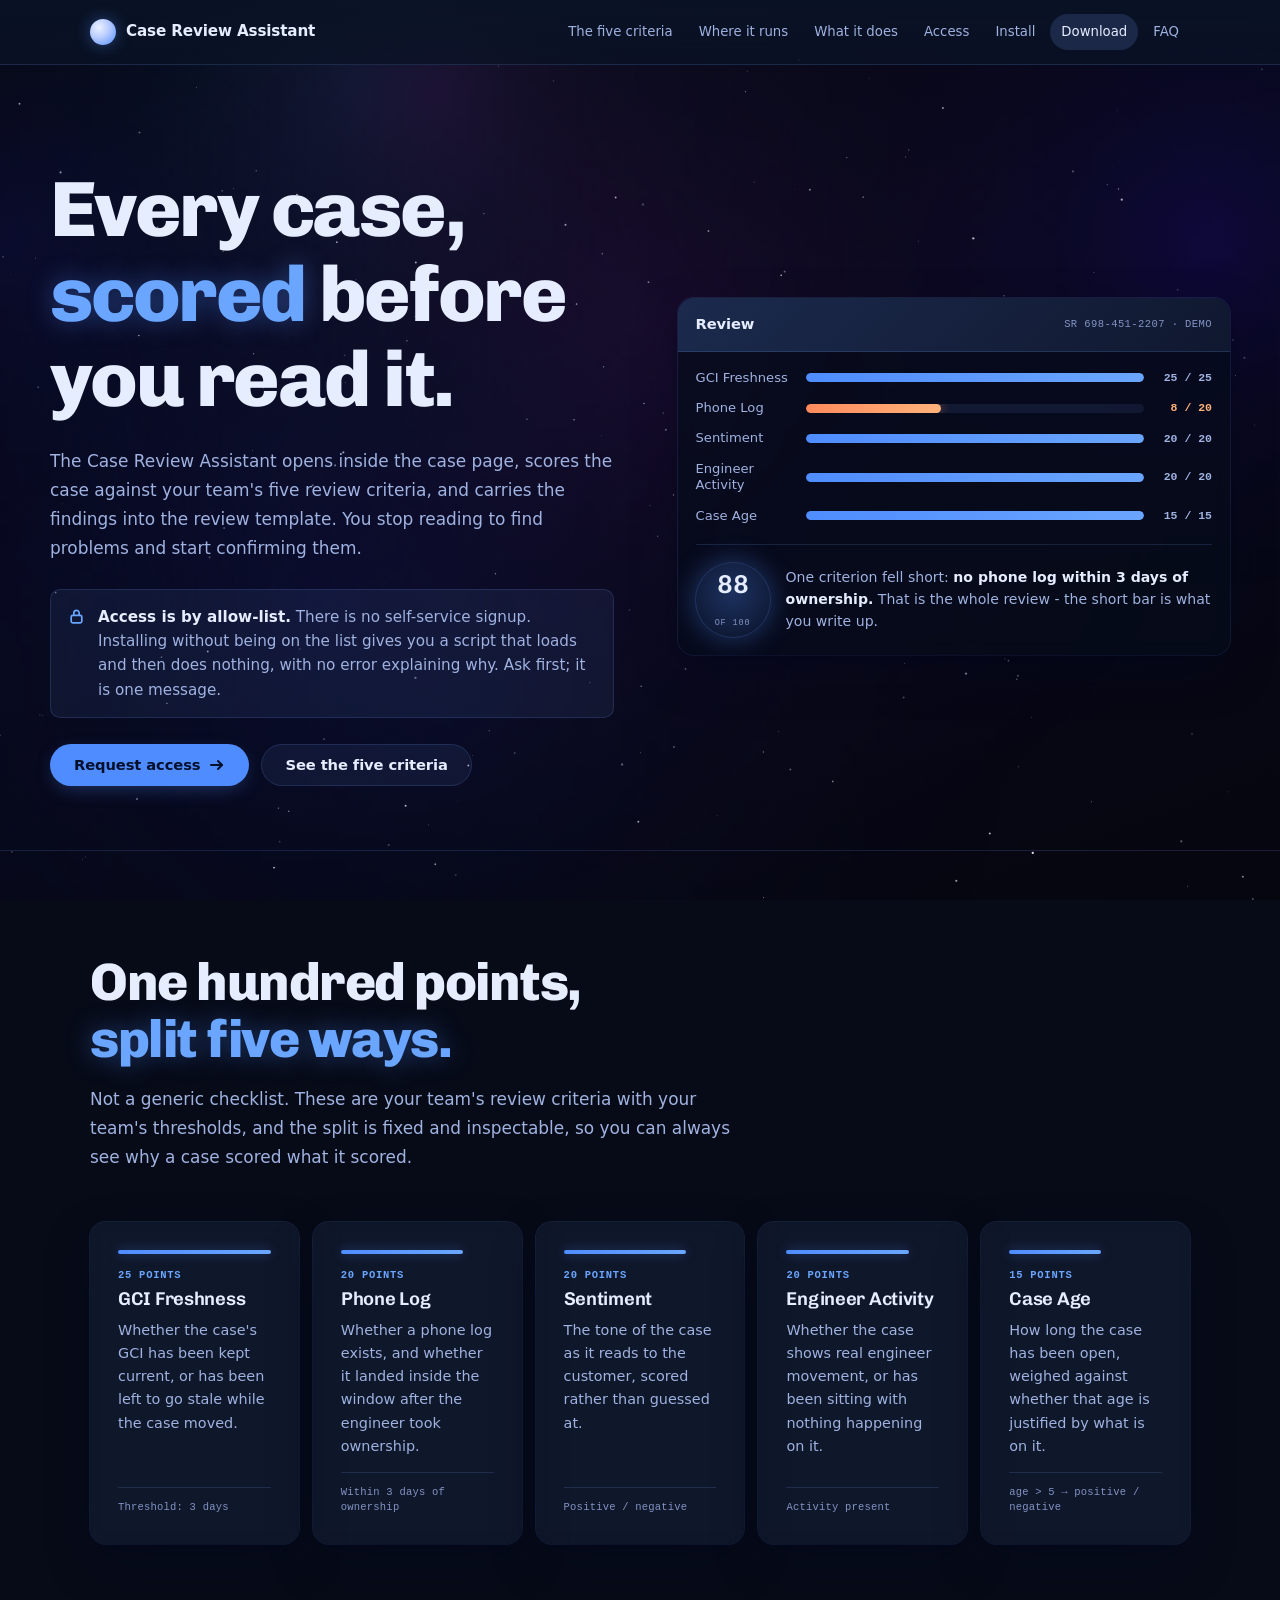
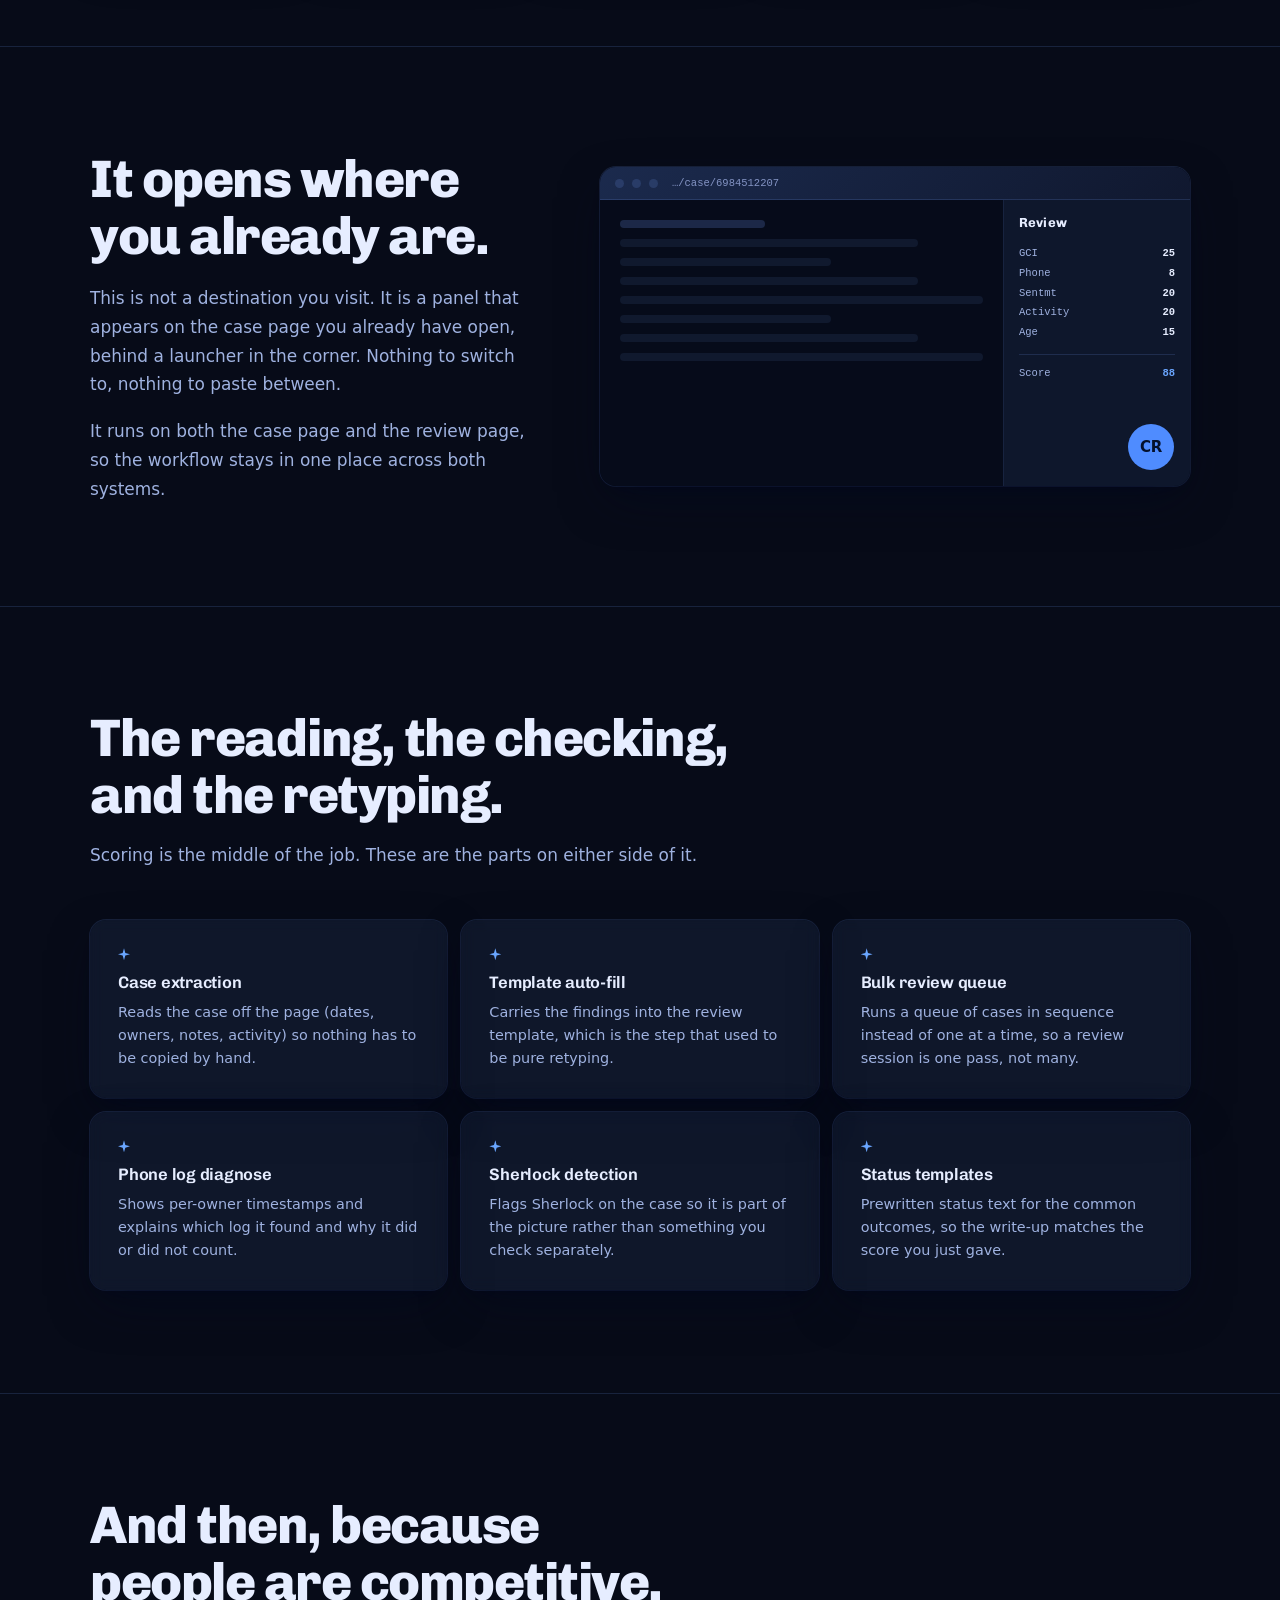
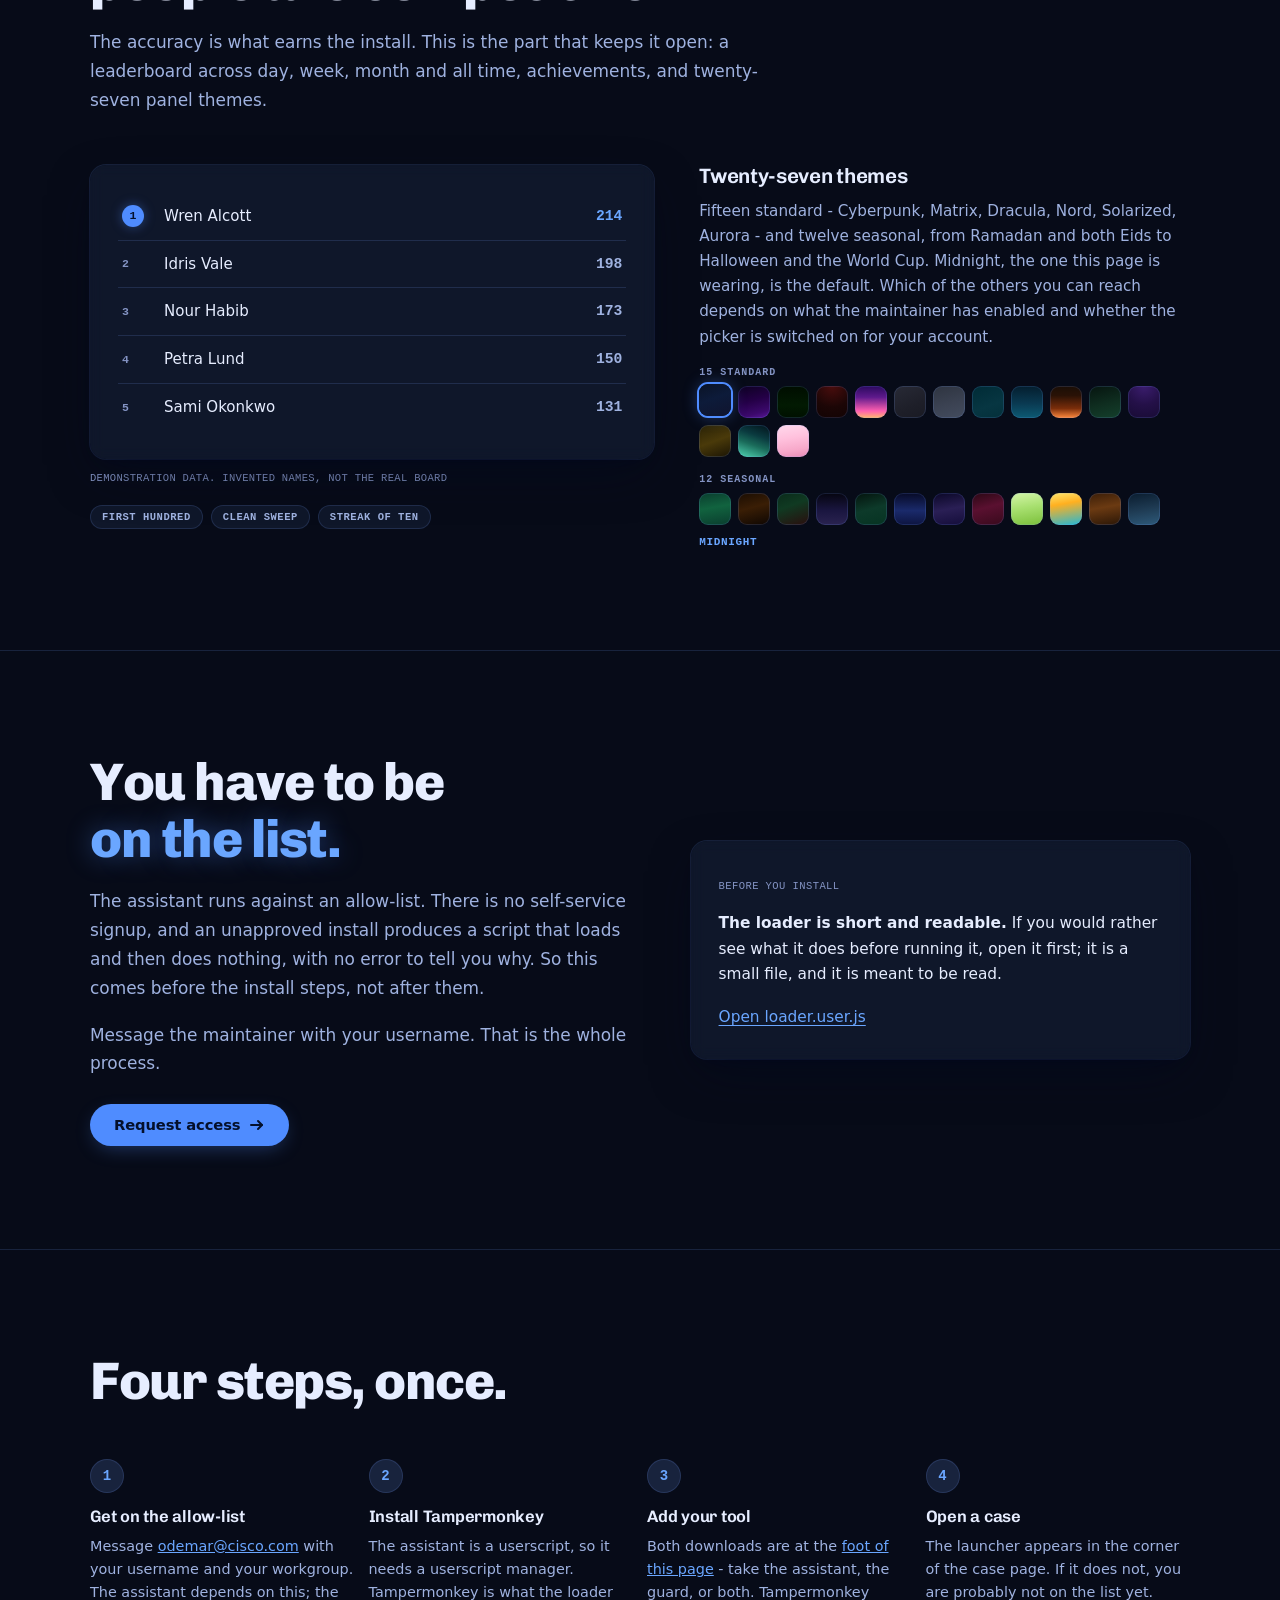
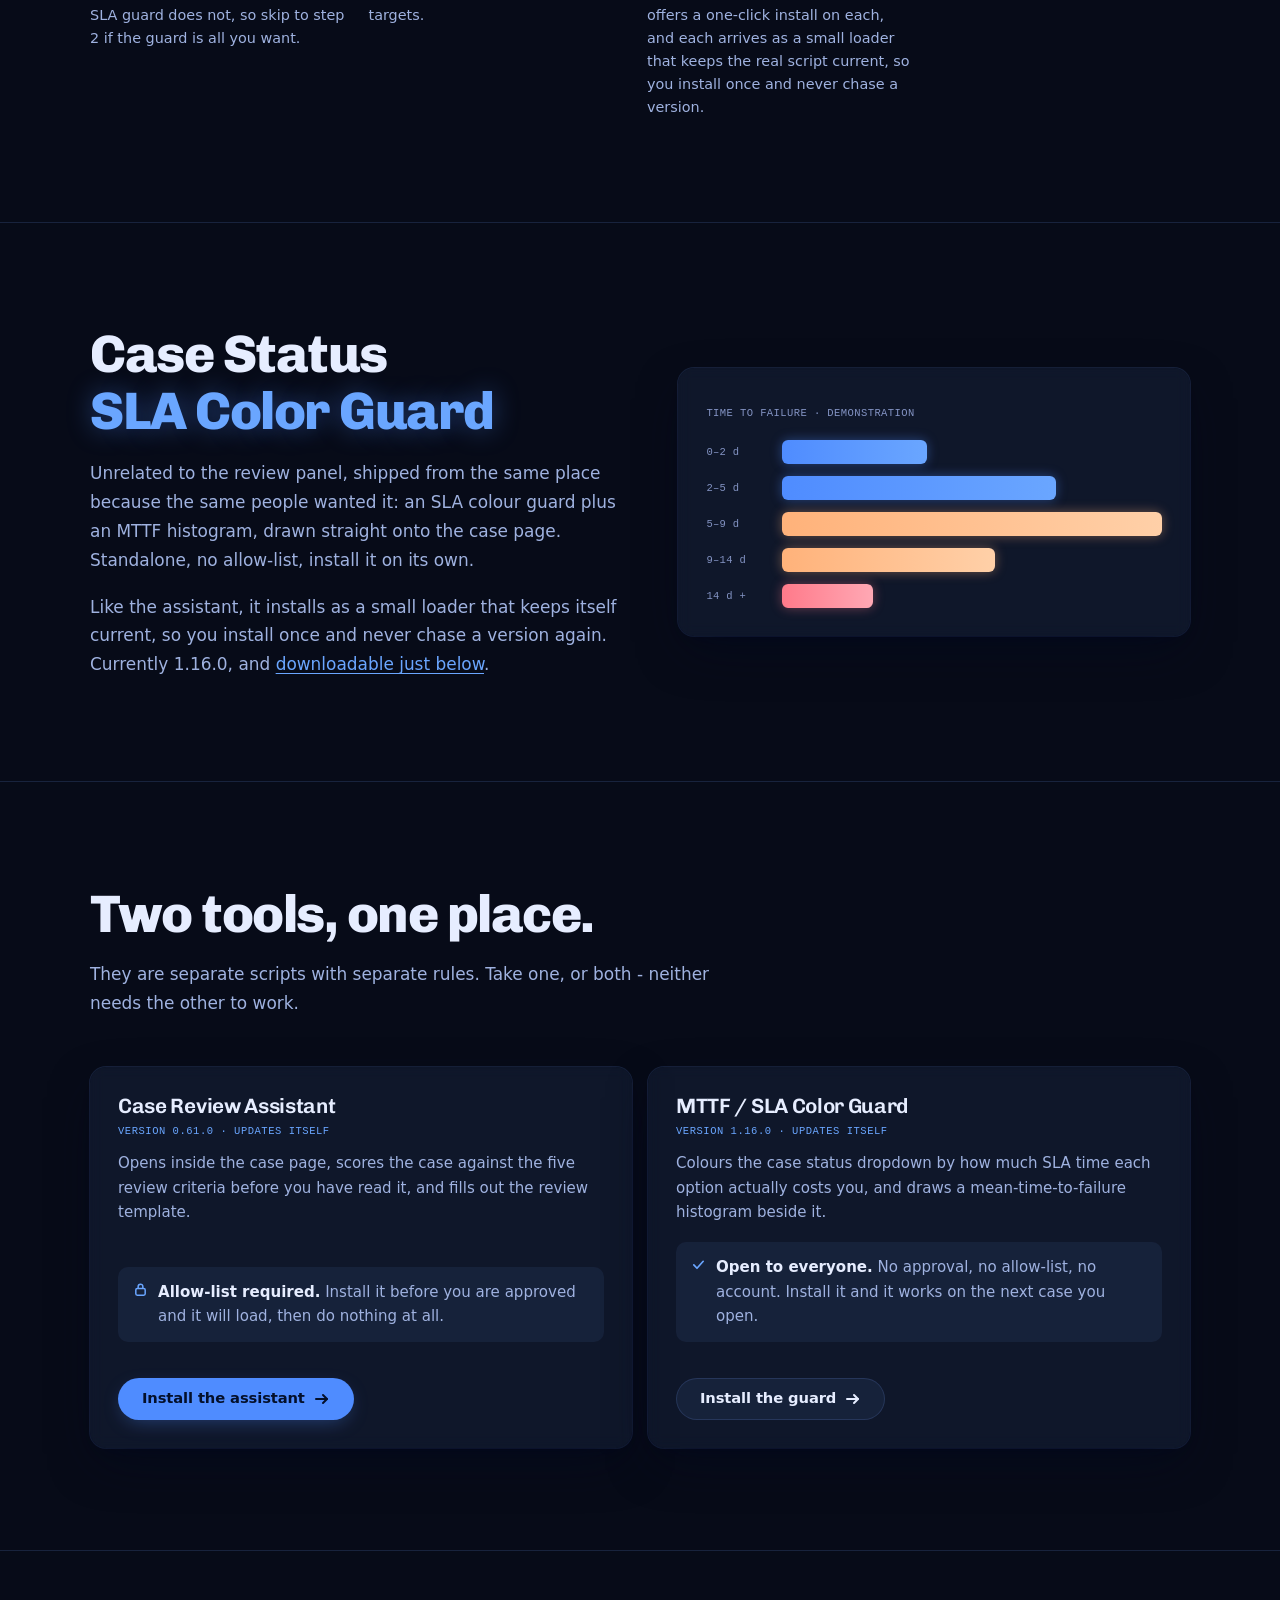
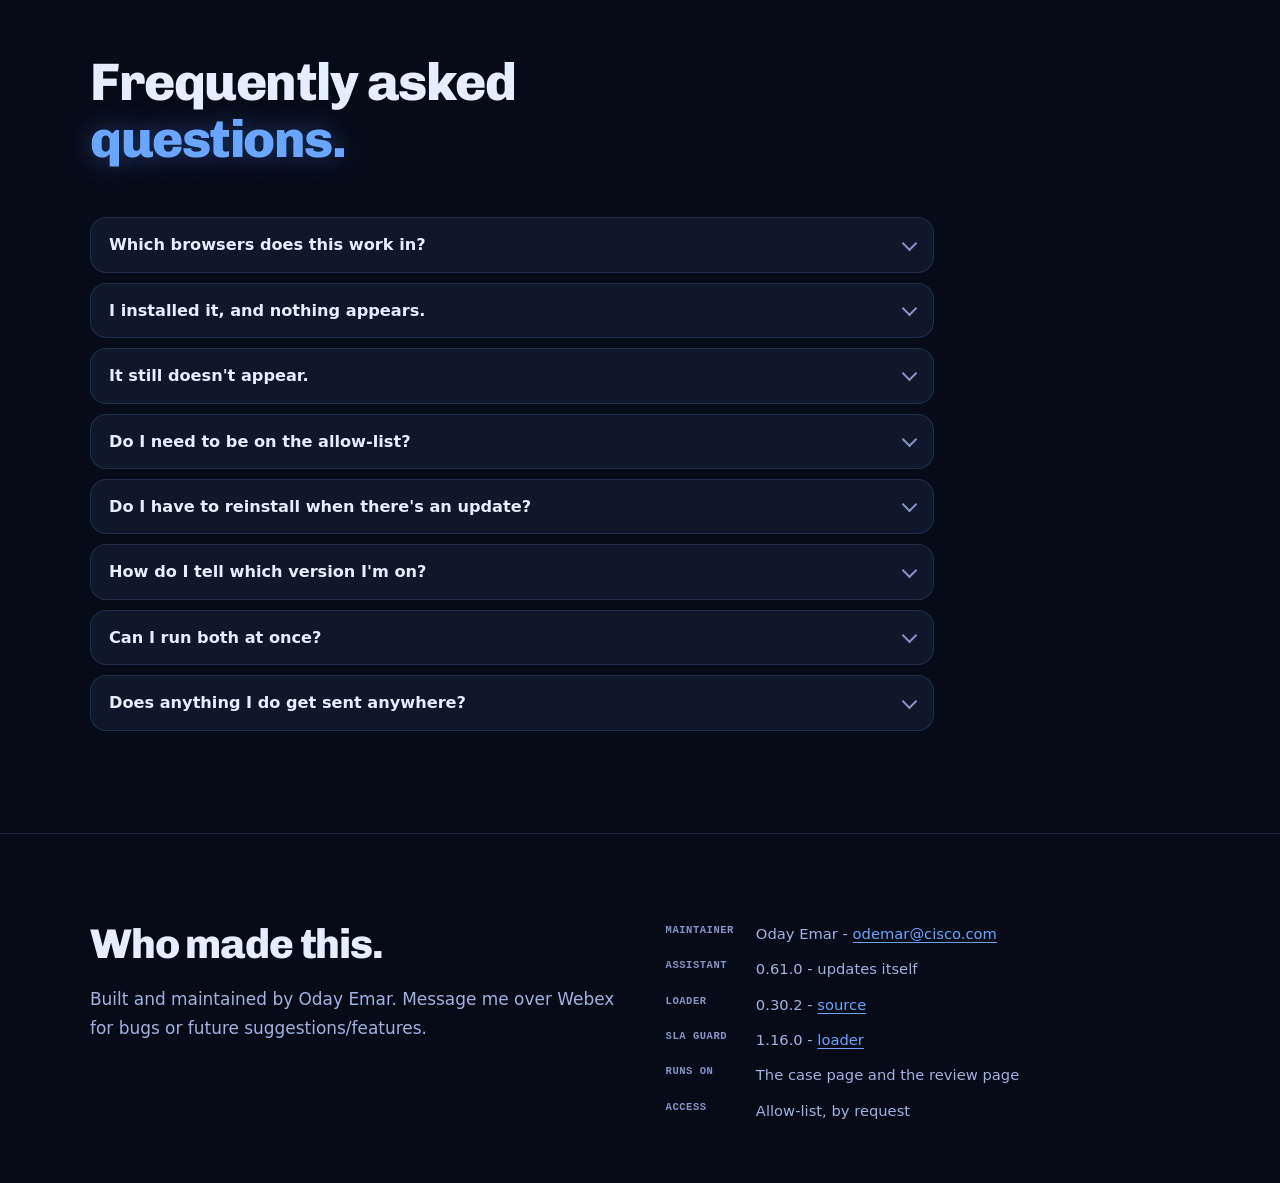
<file: index.html>
<!DOCTYPE html>
<html lang="en">
<head>
<meta charset="utf-8">
<meta name="viewport" content="width=device-width, initial-scale=1">
<title>Case Review Assistant - every case, scored before you read it</title>
<meta name="description" content="A panel that opens inside the case page, scores the case against your team's five review criteria, and fills the review template. Access is by allow-list.">
<meta name="color-scheme" content="dark">
<!-- Everything that starts hidden and is revealed by script is gated on
     this class, so the hiding only ever happens where the revealing can.
     Inline and first in the head: a deferred file could fail to load and
     take the whole page's content with it. -->
<script>document.documentElement.className+=" js";</script>
<link rel="stylesheet" href="/index.css">
</head>
<body>

<!--
  THESIS: The page is the panel. Somebody who already runs the assistant
  should arrive and recognise the room they are standing in.
  OWN-WORLD: Midnight, lifted wholesale from THEMES.midnight in
  cra.user.js - the 160deg navy gradient, blue-tinted translucent glass,
  #4f8cff accent with its glow, and the same starfield and meteor the
  panel draws behind itself.
  STORY: A cold TAC engineer sees a real case scored against their own
  five criteria, learns access is by allow-list before installing, and
  requests it.
  FIRST VIEWPORT: Offer in three lines, allow-list gate directly under
  it, two actions; right, the panel itself with five meters filling and
  one of them short, scored 88.
  FINISH: unreviewed and undocumented is unfinished; see DESIGN.md.
-->

<div id="sky" aria-hidden="true"></div>
<canvas id="nebula" aria-hidden="true"></canvas>
<canvas id="stars" aria-hidden="true"></canvas>

<svg width="0" height="0" aria-hidden="true" focusable="false" style="position:absolute">
  <defs>
    <g id="i-arrow" fill="none" stroke="currentColor" stroke-width="2" stroke-linecap="round" stroke-linejoin="round">
      <path d="M2 8h11"/><path d="M9 4l4 4-4 4"/>
    </g>
  </defs>
</svg>

<header class="mast">
  <div class="wrap mast-in">
    <a class="mark" href="#top">
      <span class="moon" aria-hidden="true"></span>
      Case&nbsp;Review&nbsp;Assistant
    </a>
    <nav aria-label="Sections">
      <a href="#score">The five criteria</a>
      <a href="#inside">Where it runs</a>
      <a href="#does">What it does</a>
      <a href="#access">Access</a>
      <a href="#install">Install</a>
      <a href="#download">Download</a>
      <a href="#faq">FAQ</a>
    </nav>
  </div>
</header>

<main id="top">

  <!-- ============ HERO ============ -->
  <div class="hero wrap">
    <div class="hero-grid">
      <div>
        <h1>
          <span class="l">Every case,</span>
          <span class="l"><span class="s">scored</span> before</span>
          <span class="l">you read it.</span>
        </h1>

        <p class="lede" style="margin-top:26px">
          The Case Review Assistant opens inside the case page, scores the case
          against your team's five review criteria, and carries the findings into the
          review template. You stop reading to find problems and start confirming them.
        </p>

        <div class="gate">
          <svg width="17" height="17" viewBox="0 0 16 16" fill="none" stroke="currentColor" stroke-width="1.6" aria-hidden="true" focusable="false">
            <rect x="3" y="7" width="10" height="7" rx="1.5"/><path d="M5.5 7V4.8a2.5 2.5 0 0 1 5 0V7"/>
          </svg>
          <p><strong>Access is by allow-list.</strong> There is no self-service signup. Installing
          without being on the list gives you a script that loads and then does nothing, with no
          error explaining why. Ask first; it is one message.</p>
        </div>

        <div class="acts">
          <a class="btn" href="mailto:odemar@cisco.com?subject=Case%20Review%20Assistant%20access%20request&amp;body=Hi%20Oday%2C%0A%0APlease%20add%20me%20to%20the%20Case%20Review%20Assistant%20allow-list.%0A%0AUsername%3A%20%0AWorkgroup%3A%20%0A%0A%28Workgroup%20is%20the%20full%20name%2C%20for%20example%20GDP-ENT-CATC-SHIFT2-ES-AMM.%20It%20decides%20which%20leaderboard%20you%20appear%20on.%29">
            Request access
            <svg width="16" height="16" viewBox="0 0 16 16" aria-hidden="true" focusable="false"><use href="#i-arrow"/></svg>
          </a>
          <a class="btn btn--ghost" href="#score">See the five criteria</a>
        </div>
      </div>

      <!-- the panel itself, scored -->
      <div class="panel" id="sheet">
        <div class="panel-head">
          <span class="panel-title">Review</span>
          <span class="slug">SR 698-451-2207 · demo</span>
        </div>
        <div class="panel-body">
          <div class="meter" style="--i:0">
            <span class="meter-name">GCI Freshness</span>
            <span class="meter-track"><i class="meter-fill" style="--w:100%"></i></span>
            <span class="meter-pts">25 / 25</span>
          </div>
          <div class="meter miss" style="--i:1">
            <span class="meter-name">Phone Log</span>
            <span class="meter-track"><i class="meter-fill" style="--w:40%"></i></span>
            <span class="meter-pts">8 / 20</span>
          </div>
          <div class="meter" style="--i:2">
            <span class="meter-name">Sentiment</span>
            <span class="meter-track"><i class="meter-fill" style="--w:100%"></i></span>
            <span class="meter-pts">20 / 20</span>
          </div>
          <div class="meter" style="--i:3">
            <span class="meter-name">Engineer Activity</span>
            <span class="meter-track"><i class="meter-fill" style="--w:100%"></i></span>
            <span class="meter-pts">20 / 20</span>
          </div>
          <div class="meter" style="--i:4">
            <span class="meter-name">Case Age</span>
            <span class="meter-track"><i class="meter-fill" style="--w:100%"></i></span>
            <span class="meter-pts">15 / 15</span>
          </div>

          <div class="verdict">
            <span class="score"><b>88</b><span>OF 100</span></span>
            <p>One criterion fell short: <b>no phone log within 3 days of ownership.</b>
            That is the whole review - the short bar is what you write up.</p>
          </div>
        </div>
      </div>
    </div>
  </div>

  <!-- ============ THE FIVE CRITERIA ============ -->
  <section id="score">
    <div class="wrap">
      <div class="sec-head rise">
        <h2>One hundred points,<br><span class="s">split five ways.</span></h2>
        <p class="lede">Not a generic checklist. These are your team's review criteria with your
        team's thresholds, and the split is fixed and inspectable, so you can always see why a case
        scored what it scored.</p>
      </div>

      <div class="crit">
        <div class="card rise">
          <span class="bar" style="width:100%"></span>
          <span class="pts">25 points</span>
          <h3>GCI Freshness</h3>
          <p>Whether the case's GCI has been kept current, or has been left to go stale while the case moved.</p>
          <p class="thr">Threshold: 3 days</p>
        </div>
        <div class="card rise">
          <span class="bar" style="width:80%"></span>
          <span class="pts">20 points</span>
          <h3>Phone Log</h3>
          <p>Whether a phone log exists, and whether it landed inside the window after the engineer took ownership.</p>
          <p class="thr">Within 3 days of ownership</p>
        </div>
        <div class="card rise">
          <span class="bar" style="width:80%"></span>
          <span class="pts">20 points</span>
          <h3>Sentiment</h3>
          <p>The tone of the case as it reads to the customer, scored rather than guessed at.</p>
          <p class="thr">Positive / negative</p>
        </div>
        <div class="card rise">
          <span class="bar" style="width:80%"></span>
          <span class="pts">20 points</span>
          <h3>Engineer Activity</h3>
          <p>Whether the case shows real engineer movement, or has been sitting with nothing happening on it.</p>
          <p class="thr">Activity present</p>
        </div>
        <div class="card rise">
          <span class="bar" style="width:60%"></span>
          <span class="pts">15 points</span>
          <h3>Case Age</h3>
          <p>How long the case has been open, weighed against whether that age is justified by what is on it.</p>
          <p class="thr">age &gt; 5 → positive / negative</p>
        </div>
      </div>
    </div>
  </section>

  <!-- ============ WHERE IT RUNS ============ -->
  <section id="inside">
    <div class="wrap situ">
      <div class="rise">
        <h2>It opens where<br>you already are.</h2>
        <p class="lede" style="margin-top:20px">This is not a destination you visit. It is a panel that
        appears on the case page you already have open, behind a launcher in the corner. Nothing to
        switch to, nothing to paste between.</p>
        <p class="lede">It runs on both the case page and the review page, so the workflow stays
        in one place across both systems.</p>
      </div>

      <div class="browser rise">
        <div class="browser-bar">
          <i class="dot"></i><i class="dot"></i><i class="dot"></i>
          <span>…/case/6984512207</span>
        </div>
        <div class="browser-body">
          <div class="host">
            <div class="host-line t"></div>
            <div class="host-line m"></div>
            <div class="host-line s"></div>
            <div class="host-line m"></div>
            <div class="host-line"></div>
            <div class="host-line s"></div>
            <div class="host-line m"></div>
            <div class="host-line"></div>
          </div>
          <div class="mini">
            <h4>Review</h4>
            <div class="mini-row"><span>GCI</span><b>25</b></div>
            <div class="mini-row"><span>Phone</span><b>8</b></div>
            <div class="mini-row"><span>Sentmt</span><b>20</b></div>
            <div class="mini-row"><span>Activity</span><b>20</b></div>
            <div class="mini-row"><span>Age</span><b>15</b></div>
            <div class="mini-row tot"><span>Score</span><b>88</b></div>
          </div>
        </div>
        <span class="launcher" aria-hidden="true">CR</span>
      </div>
    </div>
  </section>

  <!-- ============ WHAT IT DOES ============ -->
  <section id="does">
    <div class="wrap">
      <div class="sec-head rise">
        <h2>The reading, the checking,<br>and the retyping.</h2>
        <p class="lede">Scoring is the middle of the job. These are the parts on either side of it.</p>
      </div>

      <div class="does">
        <div class="card rise">
          <span class="star" aria-hidden="true"></span>
          <h3>Case extraction</h3>
          <p>Reads the case off the page (dates, owners, notes, activity) so nothing has to be copied by hand.</p>
        </div>
        <div class="card rise">
          <span class="star" aria-hidden="true"></span>
          <h3>Template auto-fill</h3>
          <p>Carries the findings into the review template, which is the step that used to be pure retyping.</p>
        </div>
        <div class="card rise">
          <span class="star" aria-hidden="true"></span>
          <h3>Bulk review queue</h3>
          <p>Runs a queue of cases in sequence instead of one at a time, so a review session is one pass, not many.</p>
        </div>
        <div class="card rise">
          <span class="star" aria-hidden="true"></span>
          <h3>Phone log diagnose</h3>
          <p>Shows per-owner timestamps and explains which log it found and why it did or did not count.</p>
        </div>
        <div class="card rise">
          <span class="star" aria-hidden="true"></span>
          <h3>Sherlock detection</h3>
          <p>Flags Sherlock on the case so it is part of the picture rather than something you check separately.</p>
        </div>
        <div class="card rise">
          <span class="star" aria-hidden="true"></span>
          <h3>Status templates</h3>
          <p>Prewritten status text for the common outcomes, so the write-up matches the score you just gave.</p>
        </div>
      </div>
    </div>
  </section>

  <!-- ============ THE GAME LAYER ============ -->
  <section id="team">
    <div class="wrap">
      <div class="sec-head rise">
        <h2>And then, because<br>people are competitive.</h2>
        <p class="lede">The accuracy is what earns the install. This is the part that keeps it open:
        a leaderboard across day, week, month and all time, achievements, and twenty-seven panel themes.</p>
      </div>

      <div class="team">
        <div class="rise">
          <div class="card">
            <div class="board-row top"><span class="r">1</span><span>Wren Alcott</span><span class="v">214</span></div>
            <div class="board-row"><span class="r">2</span><span>Idris Vale</span><span class="v">198</span></div>
            <div class="board-row"><span class="r">3</span><span>Nour Habib</span><span class="v">173</span></div>
            <div class="board-row"><span class="r">4</span><span>Petra Lund</span><span class="v">150</span></div>
            <div class="board-row"><span class="r">5</span><span>Sami Okonkwo</span><span class="v">131</span></div>
          </div>
          <span class="synthetic">Demonstration data. Invented names, not the real board</span>
          <div class="badges">
            <span class="badge">First hundred</span>
            <span class="badge">Clean sweep</span>
            <span class="badge">Streak of ten</span>
          </div>
        </div>

        <div class="rise">
          <h3 style="font-size:1.3rem;margin-bottom:12px">Twenty-seven themes</h3>
          <p style="font-size:.95rem;color:var(--dim)">Fifteen standard - Cyberpunk, Matrix, Dracula,
          Nord, Solarized, Aurora - and twelve seasonal, from Ramadan and both Eids to Halloween and
          the World Cup. Midnight, the one this page is wearing, is the default. Which of the others
          you can reach depends on what the maintainer has enabled and whether the picker is switched
          on for your account.</p>
          <div id="swatches">
            <span class="sw-label">15 standard</span>
            <div class="swatches" role="group" aria-label="Standard panel themes">
              <button type="button" data-n="Midnight" style="--t:linear-gradient(160deg,#0a1326 0%,#0d1b3a 45%,#10142e 100%)" aria-pressed="true">
                <span class="sr-only">Midnight theme</span></button>
              <button type="button" data-n="Cyberpunk" style="--t:linear-gradient(165deg,#0d0221 0%,#240046 45%,#3c096c 80%,#5a189a 100%)" aria-pressed="false">
                <span class="sr-only">Cyberpunk theme</span></button>
              <button type="button" data-n="Matrix" style="--t:linear-gradient(180deg,#000d00 0%,#021a02 60%,#001000 100%)" aria-pressed="false">
                <span class="sr-only">Matrix theme</span></button>
              <button type="button" data-n="Crimson" style="--t:radial-gradient(120% 120% at 50% 0%,#4a0d0d 0%,#1c0606 55%,#100303 100%)" aria-pressed="false">
                <span class="sr-only">Crimson theme</span></button>
              <button type="button" data-n="Synthwave" style="--t:linear-gradient(180deg,#2b0a5e 0%,#5e1a8c 35%,#ff5fb0 78%,#ffb86c 100%)" aria-pressed="false">
                <span class="sr-only">Synthwave theme</span></button>
              <button type="button" data-n="Dracula" style="--t:linear-gradient(155deg,#282a36 0%,#1e1f29 60%,#191a23 100%)" aria-pressed="false">
                <span class="sr-only">Dracula theme</span></button>
              <button type="button" data-n="Nord" style="--t:linear-gradient(165deg,#2e3440 0%,#3b4252 55%,#434c5e 100%)" aria-pressed="false">
                <span class="sr-only">Nord theme</span></button>
              <button type="button" data-n="Solarized" style="--t:linear-gradient(160deg,#002b36 0%,#073642 60%,#04303a 100%)" aria-pressed="false">
                <span class="sr-only">Solarized theme</span></button>
              <button type="button" data-n="Oceanic" style="--t:linear-gradient(180deg,#041e2e 0%,#0a3a52 55%,#0d5a73 100%)" aria-pressed="false">
                <span class="sr-only">Oceanic theme</span></button>
              <button type="button" data-n="Ember" style="--t:linear-gradient(0deg,#ff8a3d 0%,#7a2d0a 30%,#2a1206 70%,#1a0e06 100%)" aria-pressed="false">
                <span class="sr-only">Ember theme</span></button>
              <button type="button" data-n="Forest" style="--t:linear-gradient(165deg,#06140f 0%,#0f2e20 55%,#14402c 100%)" aria-pressed="false">
                <span class="sr-only">Forest theme</span></button>
              <button type="button" data-n="Royal" style="--t:radial-gradient(130% 130% at 50% 0%,#3b1d6e 0%,#241048 45%,#140a2e 100%)" aria-pressed="false">
                <span class="sr-only">Royal theme</span></button>
              <button type="button" data-n="Gilded" style="--t:linear-gradient(160deg,#2a2206 0%,#4a3a0a 50%,#1a1404 100%)" aria-pressed="false">
                <span class="sr-only">Gilded theme</span></button>
              <button type="button" data-n="Aurora" style="--t:linear-gradient(200deg,#02111a 0%,#0a3a3f 35%,#1a6b5a 60%,#5ef2c9 110%)" aria-pressed="false">
                <span class="sr-only">Aurora theme</span></button>
              <button type="button" data-n="Sakura" style="--t:linear-gradient(170deg,#ffd9ec 0%,#ffc1dd 40%,#f7a8c9 75%,#e98bb4 100%)" aria-pressed="false">
                <span class="sr-only">Sakura theme</span></button>
            </div>
            <span class="sw-label">12 seasonal</span>
            <div class="swatches" role="group" aria-label="Seasonal panel themes">
              <button type="button" data-n="World Cup 2026" style="--t:linear-gradient(170deg,#0a3d2e 0%,#11633f 45%,#0a3d2e 100%)" aria-pressed="false">
                <span class="sr-only">World Cup 2026 theme</span></button>
              <button type="button" data-n="Halloween" style="--t:linear-gradient(165deg,#1a0d02 0%,#3a1e05 45%,#0d0602 100%)" aria-pressed="false">
                <span class="sr-only">Halloween theme</span></button>
              <button type="button" data-n="Christmas" style="--t:linear-gradient(160deg,#0a2a1a 0%,#103a22 40%,#2a0d0d 100%)" aria-pressed="false">
                <span class="sr-only">Christmas theme</span></button>
              <button type="button" data-n="New Year" style="--t:linear-gradient(180deg,#05050f 0%,#1a1640 55%,#2a2350 100%)" aria-pressed="false">
                <span class="sr-only">New Year theme</span></button>
              <button type="button" data-n="Eid Al-Adha" style="--t:linear-gradient(165deg,#04130d 0%,#0d3a2a 50%,#063322 100%)" aria-pressed="false">
                <span class="sr-only">Eid Al-Adha theme</span></button>
              <button type="button" data-n="Eid Al-Fitr" style="--t:linear-gradient(180deg,#070a26 0%,#1a2a6b 55%,#0d1440 100%)" aria-pressed="false">
                <span class="sr-only">Eid Al-Fitr theme</span></button>
              <button type="button" data-n="Ramadan" style="--t:linear-gradient(170deg,#0a0726 0%,#2a1f55 50%,#140d3a 100%)" aria-pressed="false">
                <span class="sr-only">Ramadan theme</span></button>
              <button type="button" data-n="Valentine" style="--t:linear-gradient(165deg,#2a0814 0%,#5a1030 45%,#380a1c 100%)" aria-pressed="false">
                <span class="sr-only">Valentine theme</span></button>
              <button type="button" data-n="Spring" style="--t:linear-gradient(170deg,#d4f5a8 0%,#a8e070 45%,#7bbf3a 100%)" aria-pressed="false">
                <span class="sr-only">Spring theme</span></button>
              <button type="button" data-n="Summer" style="--t:linear-gradient(170deg,#ffe66d 0%,#ffb020 35%,#22b8d6 100%)" aria-pressed="false">
                <span class="sr-only">Summer theme</span></button>
              <button type="button" data-n="Autumn" style="--t:linear-gradient(170deg,#3a1e08 0%,#6b3a12 45%,#2a1606 100%)" aria-pressed="false">
                <span class="sr-only">Autumn theme</span></button>
              <button type="button" data-n="Winter" style="--t:linear-gradient(170deg,#0a1c2e 0%,#1e3a52 50%,#2e5a7a 100%)" aria-pressed="false">
                <span class="sr-only">Winter theme</span></button>
            </div>
          </div>
          <span class="theme-name" id="theme-name" aria-live="polite">Midnight</span>
        </div>
      </div>
    </div>
  </section>

  <!-- ============ ACCESS ============ -->
  <section id="access">
    <div class="wrap access-grid">
      <div class="rise">
        <h2>You have to be<br><span class="s">on the list.</span></h2>
        <p class="lede" style="margin-top:20px">The assistant runs against an allow-list. There is no
        self-service signup, and an unapproved install produces a script that loads and then does
        nothing, with no error to tell you why. So this comes before the install steps, not after them.</p>
        <p class="lede">Message the maintainer with your username. That is the whole process.</p>
        <div class="acts">
          <a class="btn" href="mailto:odemar@cisco.com?subject=Case%20Review%20Assistant%20access%20request&amp;body=Hi%20Oday%2C%0A%0APlease%20add%20me%20to%20the%20Case%20Review%20Assistant%20allow-list.%0A%0AUsername%3A%20%0AWorkgroup%3A%20%0A%0A%28Workgroup%20is%20the%20full%20name%2C%20for%20example%20GDP-ENT-CATC-SHIFT2-ES-AMM.%20It%20decides%20which%20leaderboard%20you%20appear%20on.%29">
            Request access
            <svg width="16" height="16" viewBox="0 0 16 16" aria-hidden="true" focusable="false"><use href="#i-arrow"/></svg>
          </a>
        </div>
      </div>
      <div class="card rise">
        <span class="slug">Before you install</span>
        <p style="font-size:.96rem;margin-top:14px"><b>The loader is short and readable.</b> If you would rather see
        what it does before running it, open it first; it is a small file, and it is meant to be read.</p>
        <p style="font-size:.96rem;margin-bottom:0"><a href="/loader.user.js" style="text-underline-offset:3px">Open loader.user.js</a></p>
      </div>
    </div>
  </section>

  <!-- ============ INSTALL ============ -->
  <section id="install">
    <div class="wrap">
      <div class="sec-head rise">
        <h2>Four steps, once.</h2>
      </div>
      <ol class="steps">
        <li class="rise">
          <span class="n">1</span>
          <h3>Get on the allow-list</h3>
          <p>Message <a href="mailto:odemar@cisco.com">odemar@cisco.com</a> with your username and
          your workgroup. The assistant depends on this; the SLA guard does not, so skip to step 2
          if the guard is all you want.</p>
        </li>
        <li class="rise">
          <span class="n">2</span>
          <h3>Install Tampermonkey</h3>
          <p>The assistant is a userscript, so it needs a userscript manager. Tampermonkey is what the loader targets.</p>
        </li>
        <li class="rise">
          <span class="n">3</span>
          <h3>Add your tool</h3>
          <p>Both downloads are at the <a href="#download">foot of this page</a> - take the assistant,
          the guard, or both. Tampermonkey offers a one-click install on each, and each arrives as a
          small loader that keeps the real script current, so you install once and never chase a
          version.</p>
        </li>
        <li class="rise">
          <span class="n">4</span>
          <h3>Open a case</h3>
          <p>The launcher appears in the corner of the case page. If it does not, you are probably not on the list yet.</p>
        </li>
      </ol>
    </div>
  </section>

  <!-- ============ SLA COLOR GUARD ============ -->
  <section id="sla">
    <div class="wrap sla">
      <div class="rise">
        <h2>Case Status<br><span class="s">SLA Color Guard</span></h2>
        <p class="lede" style="margin-top:20px">Unrelated to the review panel, shipped from the same
        place because the same people wanted it: an SLA colour guard plus an MTTF histogram, drawn
        straight onto the case page. Standalone, no allow-list, install it on its own.</p>
        <p class="lede">Like the assistant, it installs as a small loader that keeps itself current,
        so you install once and never chase a version again. Currently
        <span class="sla-version">1.16.0</span>, and
        <a href="#download" style="text-underline-offset:3px">downloadable just below</a>.</p>
      </div>
      <div class="card rise">
        <span class="slug">Time to failure · demonstration</span>
        <div style="margin-top:16px">
          <div class="sla-bar"><span>0–2 d</span><i style="width:38%"></i></div>
          <div class="sla-bar"><span>2–5 d</span><i style="width:72%"></i></div>
          <div class="sla-bar warn"><span>5–9 d</span><i style="width:100%"></i></div>
          <div class="sla-bar warn"><span>9–14 d</span><i style="width:56%"></i></div>
          <div class="sla-bar bad"><span>14 d +</span><i style="width:24%"></i></div>
        </div>
      </div>
    </div>
  </section>

  <!-- ============ DOWNLOAD ============ -->
  <!-- Both tools install from here and nowhere else, so there is one
       version number per tool to keep true instead of two. The numbers
       shown are the APP versions, not the loaders' - .cra-version and
       .sla-version are filled live from api.casereview.cc by the sync
       at the foot of this file. Their hard-coded values are fallbacks for
       a failed fetch, so keep them roughly current, but nothing depends on
       them being exact. (.cra-loader-version, in the colophon, is filled
       the same way but from the loader file itself rather than the API.)
       The loader version is deliberately not surfaced here: it is an
       implementation detail, and what a reader
       actually runs is the app the loader fetches. -->
  <section id="download">
    <div class="wrap">
      <div class="sec-head rise">
        <h2>Two tools, one place.</h2>
        <p class="lede">They are separate scripts with separate rules. Take one, or both -
        neither needs the other to work.</p>
      </div>
      <div class="dl">

        <div class="card rise">
          <h3>Case Review Assistant</h3>
          <span class="dl-ver">Version <span class="cra-version">0.61.0</span> · updates itself</span>
          <p>Opens inside the case page, scores the case against the five review criteria before
          you have read it, and fills out the review template.</p>
          <p class="dl-gate">
            <svg width="15" height="15" viewBox="0 0 16 16" fill="none" stroke="currentColor" stroke-width="1.6" aria-hidden="true" focusable="false">
              <rect x="3" y="7" width="10" height="7" rx="1.5"/><path d="M5.5 7V4.8a2.5 2.5 0 0 1 5 0V7"/>
            </svg>
            <span><b>Allow-list required.</b> Install it before you are approved and it will load,
            then do nothing at all.</span>
          </p>
          <div class="acts">
            <a class="btn" href="/loader.user.js">
              Install the assistant
              <svg width="16" height="16" viewBox="0 0 16 16" aria-hidden="true" focusable="false"><use href="#i-arrow"/></svg>
            </a>
          </div>
        </div>

        <div class="card rise">
          <h3>MTTF / SLA Color Guard</h3>
          <span class="dl-ver">Version <span class="sla-version">1.16.0</span> · updates itself</span>
          <p>Colours the case status dropdown by how much SLA time each option actually costs you,
          and draws a mean-time-to-failure histogram beside it.</p>
          <p class="dl-gate">
            <svg width="15" height="15" viewBox="0 0 16 16" fill="none" stroke="currentColor" stroke-width="1.8" stroke-linecap="round" stroke-linejoin="round" aria-hidden="true" focusable="false">
              <path d="M3 8.4 6.4 12 13 4.6"/>
            </svg>
            <span><b>Open to everyone.</b> No approval, no allow-list, no account. Install it and
            it works on the next case you open.</span>
          </p>
          <div class="acts">
            <a class="btn btn--ghost" href="/sla.user.js">
              Install the guard
              <svg width="16" height="16" viewBox="0 0 16 16" aria-hidden="true" focusable="false"><use href="#i-arrow"/></svg>
            </a>
          </div>
        </div>

      </div>
    </div>
  </section>

  <!-- ============ FAQ ============ -->
  <section id="faq">
    <div class="wrap">
      <div class="sec-head rise">
        <h2>Frequently asked<br><span class="s">questions.</span></h2>
      </div>
      <ul class="faq rise">

        <li><details>
          <summary>Which browsers does this work in?</summary>
          <div class="a">
            <p>Anything that runs Tampermonkey: Chrome, Edge, Firefox, Brave, Opera. Both tools are
            userscripts, so the browser itself is never the thing that has to support them - the
            userscript manager is. There is no Safari support.</p>
          </div>
        </details></li>

        <li><details>
          <summary>I installed it, and nothing appears.</summary>
          <div class="a">
            <p>Nine times out of ten this is a permission the browser withheld rather than anything
            wrong with the script - and it fails silently, with no error and nothing in the
            console.</p>
            <p>Chromium browsers - Chrome, Edge, Brave, Opera - run extensions under Manifest V3,
            which will not let a userscript manager run scripts until you say so explicitly. The
            switches are off by default. Open your extensions page, find Tampermonkey, open its
            details, and set:</p>
            <ul class="switches">
              <li>Site access &rarr; On all sites</li>
              <li>Allow User Scripts &rarr; on</li>
            </ul>
            <p>Reload the case page. Firefox has no equivalent gate, so there is nothing to change
            there.</p>
          </div>
        </details></li>

        <li><details>
          <summary>It still doesn't appear.</summary>
          <div class="a">
            <p>Check the console on the case page. Every loader prints one line the moment it runs -
            <code>[CRA Loader]</code> or <code>[SLA Loader]</code> followed by its version and the
            URL. If you see that line, the loader ran and the problem is downstream, usually the
            allow-list. If you see nothing at all, the loader never ran, and it is the question
            above.</p>
          </div>
        </details></li>

        <li><details>
          <summary>Do I need to be on the allow-list?</summary>
          <div class="a">
            <p>For the assistant, yes - message
            <a href="mailto:odemar@cisco.com">odemar@cisco.com</a> with your username and your
            workgroup. For the SLA Color Guard, no. It works for anyone who installs it.</p>
          </div>
        </details></li>

        <li><details>
          <summary>Do I have to reinstall when there's an update?</summary>
          <div class="a">
            <p>No, and that is the point of the two-part design. What you install is a small loader;
            the real script lives here and the loader fetches it, checks for a newer one about once
            an hour, and verifies a cryptographic signature before running a single line. A release
            reaches you without you doing anything.</p>
          </div>
        </details></li>

        <li><details>
          <summary>How do I tell which version I'm on?</summary>
          <div class="a">
            <p>The panel carries it: in the header for the Assistant, in the footer for
            SLA Guard. Click it and the panel shows the release notes for that version and the
            ones before it. A dot on the version means you were updated and have not read the
            notes yet; the scripts never go looking for updates themselves, because the loader
            already fetches the current release for you every hour.</p>
            <p>The current versions are shown in the <a href="#download">download section</a>
            above, filled live from the API rather than typed in by hand.</p>
          </div>
        </details></li>

        <li><details>
          <summary>Can I run both at once?</summary>
          <div class="a">
            <p>Yes. They are independent, they do not share state, and they do not collide.</p>
          </div>
        </details></li>

        <li><details>
          <summary>Does anything I do get sent anywhere?</summary>
          <div class="a">
            <p>Your review counts and your achievements - the leaderboard needs them and nothing
            else. No case text, no customer data, no notes: none of that is ever sent to
            casereview.cc.</p>
          </div>
        </details></li>

      </ul>
    </div>
  </section>

</main>

<footer>
  <div class="wrap colo">
    <div class="rise">
      <h2 style="font-size:clamp(1.7rem,3.4vw,2.6rem)">Who made this.</h2>
      <p class="lede" style="margin-top:18px">Built and maintained by Oday Emar. Message me over Webex for bugs or future suggestions/features.</p>
    </div>
    <div class="rise">
      <dl>
        <dt>Maintainer</dt><dd>Oday Emar - <a href="mailto:odemar@cisco.com">odemar@cisco.com</a></dd>
        <dt>Assistant</dt><dd><span class="cra-version">0.61.0</span> - updates itself</dd>
        <dt>Loader</dt><dd><span class="cra-loader-version">0.30.2</span> - <a href="/loader.user.js">source</a></dd>
        <dt>SLA Guard</dt><dd><span class="sla-version">1.16.0</span> - <a href="/sla.user.js">loader</a></dd>
        <dt>Runs on</dt><dd>The case page and the review page</dd>
        <dt>Access</dt><dd>Allow-list, by request</dd>
      </dl>
    </div>
  </div>
</footer>

<script src="/index.js" defer></script>
</body>
</html>
</file>
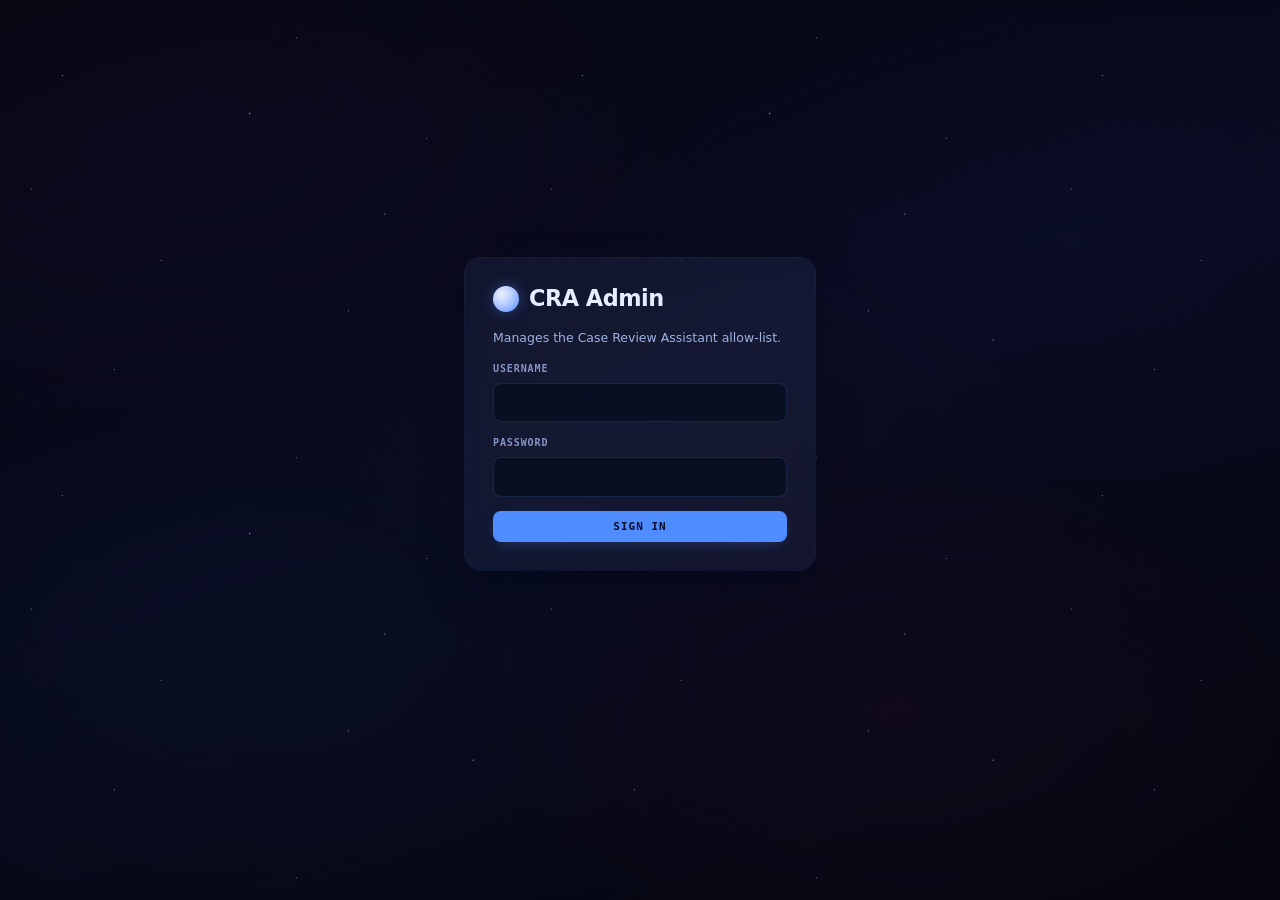
<file: admin/index.html>
<!DOCTYPE html>
<html lang="en">
<head>
<meta charset="utf-8">
<meta name="viewport" content="width=device-width, initial-scale=1">
<meta name="robots" content="noindex">
<meta name="color-scheme" content="dark">
<title>CRA Admin</title>
<link rel="stylesheet" href="admin.css">
</head>
<body>

<section id="login-view">
  <form id="login-form" novalidate>
    <h1 class="mark">
      <span class="moon" aria-hidden="true"></span>
      CRA Admin
    </h1>
    <p class="hint">Manages the Case Review Assistant allow-list.</p>
    <label for="username">Username</label>
    <input id="username" type="text" autocomplete="username" autocapitalize="off"
           autocorrect="off" spellcheck="false" required>
    <label for="password">Password</label>
    <input id="password" type="password" autocomplete="current-password" required>
    <button type="submit" class="primary">Sign in</button>
    <p id="login-error" class="err" role="alert" hidden></p>
  </form>
</section>

<main id="app-view" hidden>
  <header>
    <h1 class="mark">
      <span class="moon" aria-hidden="true"></span>
      CRA Admin
    </h1>
    <p id="stats-bar" aria-live="polite"></p>
    <!-- Who is signed in, read off the session token. Not editable, and
         not a claim: login takes a username, and the action log records
         the same name from the same token. -->
    <p id="whoami"></p>
    <!-- The emergency brake. One button, visible from every tab, that
         withholds the review tool from everyone but the allow list until
         it is pressed again. State comes from /admin/maintenance. -->
    <button id="maint-btn" type="button" aria-pressed="false" title="Maintenance mode">🛠 Maintenance: off</button>
    <button id="logout">Sign out</button>
  </header>

  <!-- Shown while maintenance is on, on every tab, so it cannot be
       forgotten about once the fix has shipped. -->
  <div id="maint-banner" role="status" hidden>
    <p id="maint-text"></p>
    <button id="maint-off" type="button" class="primary">Turn maintenance off</button>
  </div>

  <!-- a transient failure says so and stays put, instead of silently
       dropping the admin back to the login form -->
  <div id="banner" role="alert" hidden>
    <p id="banner-text"></p>
    <button id="banner-retry" type="button">Retry</button>
    <button id="banner-dismiss" type="button">Dismiss</button>
  </div>

  <nav id="tabs" role="tablist" aria-label="Admin sections">
    <button role="tab" id="tab-btn-overview" aria-selected="true" aria-controls="tab-overview" data-tab="overview">Overview</button>
    <button role="tab" id="tab-btn-users"  aria-selected="false" aria-controls="tab-users"  data-tab="users" tabindex="-1">Users</button>
    <button role="tab" id="tab-btn-groups" aria-selected="false" aria-controls="tab-groups" data-tab="groups" tabindex="-1">Groups</button>
    <button role="tab" id="tab-btn-managers" aria-selected="false" aria-controls="tab-managers" data-tab="managers" tabindex="-1">Managers</button>
    <button role="tab" id="tab-btn-board"  aria-selected="false" aria-controls="tab-board"  data-tab="board"  tabindex="-1">Leaderboard</button>
    <button role="tab" id="tab-btn-content" aria-selected="false" aria-controls="tab-content" data-tab="content" tabindex="-1">Content</button>
    <button role="tab" id="tab-btn-themes" aria-selected="false" aria-controls="tab-themes" data-tab="themes" tabindex="-1">Themes</button>
    <button role="tab" id="tab-btn-audit"  aria-selected="false" aria-controls="tab-audit"  data-tab="audit"  tabindex="-1">Audit</button>
    <button role="tab" id="tab-btn-settings" aria-selected="false" aria-controls="tab-settings" data-tab="settings" tabindex="-1">Settings</button>
  </nav>

  <section id="tab-overview" class="tab" role="tabpanel" aria-labelledby="tab-btn-overview" tabindex="0">
    <h2>Overview</h2>
    <div id="ov-cards" class="ov-grid"></div>
    <h3>Reviews per day — last 14 days</h3>
    <div id="ov-trend" class="ov-trend"></div>
    <h3>Recent admin activity</h3>
    <div class="table-wrap">
      <table id="ov-actions"><caption>Latest changes made in this panel</caption>
        <thead><tr><th scope="col">When</th><th scope="col">Who</th><th scope="col">Action</th><th scope="col">Target</th><th scope="col">Detail</th></tr></thead>
        <tbody></tbody></table>
    </div>
  </section>

  <section id="tab-users" class="tab" role="tabpanel" aria-labelledby="tab-btn-users" tabindex="0" hidden>
    <h2 class="sr-only">Users</h2>
    <div class="toolbar">
      <label for="user-search" class="sr-only">Search username</label>
      <input id="user-search" type="search" placeholder="Search username…">
      <label for="user-group-filter" class="sr-only">Filter by workgroup</label>
      <select id="user-group-filter"></select>
      <label for="user-status-filter" class="sr-only">Filter by access</label>
      <select id="user-status-filter">
        <option value="all">All access</option>
        <option value="active">Active only</option>
        <option value="revoked">Revoked only</option>
      </select>
      <button id="refresh-users-btn">Refresh</button>
      <span class="spacer"></span>
      <button id="export-users-btn">Export CSV</button>
      <button id="add-user-btn" class="primary">Add user</button>
      <button id="bulk-btn">Bulk add</button>
    </div>
    <div class="toolbar bulk-bar" id="bulk-bar" hidden>
      <span id="bulk-count" aria-live="polite"></span>
      <label for="bulk-move-group" class="sr-only">Move selected to workgroup</label>
      <select id="bulk-move-group"></select>
      <button id="bulk-move-btn">Move</button>
      <button id="bulk-features-btn">Edit features</button>
      <button id="bulk-restore-btn">Restore</button>
      <button id="bulk-revoke-btn" class="danger">Revoke</button>
      <button id="bulk-delete-btn" class="danger">Delete</button>
      <span class="spacer"></span>
      <button id="bulk-clear-btn">Clear selection</button>
    </div>
    <div class="table-wrap">
      <table id="user-table">
        <caption>Allow-list — who can use the assistant</caption>
        <thead><tr>
          <th scope="col"><input type="checkbox" id="select-all" aria-label="Select all on this page"></th>
          <!-- Sorting is a button inside the header, not a click handler on
               the <th>: a header cell is not focusable and announces
               nothing, so a keyboard user could not reach the sort at all.
               aria-sort lives on the th, which is where it is read from. -->
          <th scope="col" aria-sort="ascending"><button type="button" class="sort-btn" id="sort-username" data-sort="username">Username</button></th>
          <th scope="col">Access</th>
          <th scope="col" aria-sort="none"><button type="button" class="sort-btn" id="sort-workgroup" data-sort="workgroup">Workgroup</button></th>
          <th scope="col">Rainbow</th>
          <th scope="col">Themes</th>
          <th scope="col">Templates</th>
          <th scope="col" aria-sort="none"><button type="button" class="sort-btn" id="sort-last_seen" data-sort="last_seen">Last seen</button></th>
          <th scope="col">Note</th>
          <th scope="col"><span class="sr-only">Actions</span></th>
        </tr></thead>
        <tbody></tbody>
      </table>
    </div>
    <div class="toolbar">
      <button id="prev-page">Previous</button>
      <span id="page-info" aria-live="polite"></span>
      <button id="next-page">Next</button>
    </div>
  </section>

  <section id="tab-groups" class="tab" role="tabpanel" aria-labelledby="tab-btn-groups" tabindex="0" hidden>
    <h2>Workgroups</h2>
    <p class="hint-strong">Deleting a group moves its members to the default group; it never removes anyone. The default group cannot be deleted, because it is where those members go.</p>
    <div class="toolbar">
      <label for="group-name" class="sr-only">New group name</label>
      <input id="group-name" type="text" placeholder="e.g. GDP-ENT-CATC-SHIFT1-ES-AMM" maxlength="120">
      <button id="add-group-btn" class="primary">Add group</button>
    </div>
    <div class="table-wrap">
      <table id="group-table">
        <caption>Workgroups — the leaderboard is scoped to these</caption>
        <thead><tr>
          <th scope="col">Name</th>
          <th scope="col">Members</th>
          <th scope="col"><span class="sr-only">Actions</span></th>
        </tr></thead>
        <tbody></tbody>
      </table>
    </div>
  </section>

  <section id="tab-managers" class="tab" role="tabpanel" aria-labelledby="tab-btn-managers" tabindex="0" hidden>
    <h2>Manager Review access</h2>
    <p class="hint">Who may use the Manager Review assistant. This roster is separate from the Users
    allow-list: a manager does not need to be a reviewer. <b>Last used</b> is stamped every time a
    manager opens the panel on a case. Expand a row to see the Additional Feedback wordings that
    manager has saved for themselves. The shared defaults live under Content, Field templates,
    "Manager Review - Additional Feedback".</p>
    <div class="toolbar">
      <label for="mgr-search" class="sr-only">Search manager</label>
      <input id="mgr-search" type="search" placeholder="Search username…">
      <button id="mgr-refresh-btn">Refresh</button>
      <span class="spacer"></span>
      <label for="mgr-new" class="sr-only">New manager username</label>
      <input id="mgr-new" type="text" placeholder="Cisco username" maxlength="40">
      <label for="mgr-new-note" class="sr-only">Note</label>
      <input id="mgr-new-note" type="text" placeholder="Note (optional)" maxlength="120">
      <button id="mgr-add-btn" class="primary">Add manager</button>
    </div>
    <div class="table-wrap">
      <table id="mgr-table">
        <caption>Managers — access, last use and saved wordings</caption>
        <thead><tr>
          <th scope="col"><span class="sr-only">Expand</span></th>
          <th scope="col">Manager</th>
          <th scope="col">Access</th>
          <th scope="col">Last used</th>
          <th scope="col">Uses</th>
          <th scope="col">Templates</th>
          <th scope="col">Note</th>
          <th scope="col"><span class="sr-only">Actions</span></th>
        </tr></thead>
        <tbody></tbody>
      </table>
    </div>
  </section>

  <section id="tab-board" class="tab" role="tabpanel" aria-labelledby="tab-btn-board" tabindex="0" hidden>
    <h2>Leaderboard</h2>
    <p class="hint-strong">Live from the database, not the 15-minute snapshot. Editing a standing, moving someone between groups or removing them republishes the reviewers' board straight away. An edited standing is marked; clearing it restores the real count.</p>
    <div class="toolbar">
      <label for="board-group-filter" class="sr-only">Workgroup</label>
      <select id="board-group-filter"></select>
      <button id="refresh-board-btn">Refresh</button>
    </div>
    <div class="table-wrap">
      <table id="board-table">
        <caption>Standings, highest first</caption>
        <thead><tr>
          <th scope="col">#</th>
          <th scope="col">Username</th>
          <th scope="col">Workgroup</th>
          <th scope="col">Cases reviewed</th>
          <th scope="col">All-clear</th>
          <th scope="col"><span class="sr-only">Actions</span></th>
        </tr></thead>
        <tbody></tbody>
      </table>
    </div>
  </section>

  <section id="tab-content" class="tab" role="tabpanel" aria-labelledby="tab-btn-content" tabindex="0" hidden>
    <h2>Field templates</h2>
    <p class="hint">Wordings offered in the assistant's dropdowns. Global templates are shown to
    everyone; below them are the ones reviewers saved for themselves. Each field keeps its own
    separate list — switch fields below.</p>

    <div class="toolbar">
      <label for="tpl-field">Field</label>
      <select id="tpl-field">
        <option value="currentStatus">Current Status — replaces the box</option>
        <option value="actionsRequired">Actions Required — appends a line</option>
        <option value="mrAdditionalFeedback">Manager Review — Additional Feedback (appends a line)</option>
      </select>
    </div>
    <p class="hint" id="tpl-field-hint"></p>

    <h3>Global — everyone sees these</h3>
    <div class="toolbar">
      <label for="tpl-new" class="sr-only">New global template</label>
      <input id="tpl-new" maxlength="300" placeholder="New global template…">
      <button id="tpl-add-btn" class="primary">Add</button>
      <span class="spacer"></span>
      <button id="tpl-refresh-btn">Refresh</button>
    </div>
    <div class="table-wrap">
      <table id="tpl-global-table">
        <caption>Global templates — drag the handle to set the order reviewers see</caption>
        <thead><tr>
          <th scope="col"><span class="sr-only">Reorder</span></th>
          <th scope="col">Template</th>
          <th scope="col"><span class="sr-only">Actions</span></th>
        </tr></thead>
        <tbody></tbody>
      </table>
    </div>

    <h3>Saved by reviewers</h3>
    <div class="toolbar">
      <label for="tpl-user-filter" class="sr-only">Filter by username</label>
      <input id="tpl-user-filter" type="search" placeholder="Filter by username…">
    </div>
    <div class="table-wrap">
      <table id="tpl-owned-table">
        <caption>Reviewer templates — promote a good one, delete a bad one</caption>
        <thead><tr>
          <th scope="col">User</th>
          <th scope="col">Template</th>
          <th scope="col"><span class="sr-only">Actions</span></th>
        </tr></thead>
        <tbody></tbody>
      </table>
    </div>

    <h2>Login greetings</h2>
    <p class="hint">The banner shown when the assistant opens. One global pool — everyone sees
    these. Use <code>{name}</code> where the reviewer's name should appear. Times are in each
    reviewer's <b>own local timezone</b>, and a window may wrap midnight (e.g. 21:00–05:00).</p>

    <div class="toolbar">
      <label for="greet-new" class="sr-only">New greeting</label>
      <input id="greet-new" maxlength="200" placeholder="e.g. Good morning, {name} ☀️">
      <label for="greet-preset" class="sr-only">Time window</label>
      <select id="greet-preset">
        <option value="0-1440">All day</option>
        <option value="300-720" selected>Morning 05:00–12:00</option>
        <option value="720-1020">Afternoon 12:00–17:00</option>
        <option value="1020-1260">Evening 17:00–21:00</option>
        <option value="1260-300">Night 21:00–05:00</option>
      </select>
      <button id="greet-add-btn" class="primary">Add</button>
      <span class="spacer"></span>
      <span id="greet-preview" class="hint" aria-live="polite"></span>
    </div>
    <!-- Windows wrap midnight and are read in each reviewer's own local
         time, so a gap between them is close to impossible to see by
         reading the rows. This draws the day and names what is missing. -->
    <div id="greet-coverage" class="coverage" aria-live="polite"></div>
    <div class="table-wrap">
      <table id="greet-table">
        <caption>Greetings — edits save as you make them</caption>
        <thead><tr>
          <th scope="col">Message</th>
          <th scope="col">From</th>
          <th scope="col">To</th>
          <th scope="col">On</th>
          <th scope="col"><span class="sr-only">Actions</span></th>
        </tr></thead>
        <tbody></tbody>
      </table>
    </div>
  </section>

  <section id="tab-themes" class="tab" role="tabpanel" aria-labelledby="tab-btn-themes" tabindex="0" hidden>
    <div class="th-head">
      <div>
        <h2>Themes</h2>
        <p class="th-lede">What the theme picker offers, in the review panel and the MR panel alike. Turn a theme on or off, choose the default, and choose whether it sits under Standard or Seasonal.</p>
      </div>
      <p id="theme-summary" class="th-summary" aria-live="polite"></p>
    </div>
    <p class="hint-strong">The default theme must be one that is enabled, and at least one theme must stay enabled.</p>
    <div class="th-tools">
      <input id="theme-filter" type="search" placeholder="Filter themes" aria-label="Filter themes" autocomplete="off" spellcheck="false">
      <div class="seg" role="group" aria-label="Show" id="theme-show">
        <button type="button" data-show="all" aria-pressed="true">All</button>
        <button type="button" data-show="on" aria-pressed="false">Enabled</button>
        <button type="button" data-show="off" aria-pressed="false">Disabled</button>
      </div>
    </div>
    <div class="th-group">
      <div class="th-group-h">
        <h3>Standard <span id="theme-standard-count" class="th-count"></span></h3>
        <div class="th-bulk"><button type="button" data-group="standard" data-on="1">Enable all</button><button type="button" data-group="standard" data-on="0">Disable all</button></div>
      </div>
      <div id="theme-standard" class="theme-grid"></div>
    </div>
    <div class="th-group">
      <div class="th-group-h">
        <h3>Seasonal <span id="theme-seasonal-count" class="th-count"></span></h3>
        <div class="th-bulk"><button type="button" data-group="seasonal" data-on="1">Enable all</button><button type="button" data-group="seasonal" data-on="0">Disable all</button></div>
      </div>
      <div id="theme-seasonal" class="theme-grid"></div>
    </div>
  </section>

  <section id="tab-settings" class="tab" role="tabpanel" aria-labelledby="tab-btn-settings" tabindex="0" hidden>
    <h2>Settings</h2>
    <p class="hint">Global values the assistant reads at startup. The server accepts a fixed set of
    keys (<code>defaultTheme</code>, <code>seasons</code>) — arbitrary keys are rejected, so this
    lists what exists rather than offering to invent new ones. Edits save as you make them.</p>
    <div class="table-wrap">
      <table id="settings-table"><caption>Stored settings</caption>
        <thead><tr><th scope="col">Key</th><th scope="col">Value</th><th scope="col"><span class="sr-only">Actions</span></th></tr></thead>
        <tbody></tbody></table>
    </div>
  </section>

  <section id="tab-audit" class="tab" role="tabpanel" aria-labelledby="tab-btn-audit" tabindex="0" hidden>
    <h2>Audit</h2>
    <h2>Admin actions</h2>
    <p class="hint">What was changed in this panel. The <b>Who</b> column is the admin account
    that was signed in, taken from the session rather than typed in, so it cannot be set to
    someone else's name. It identifies the <i>account</i>: sharing the credentials still means
    sharing the identity. A dash means the entry predates named sign-in.</p>
    <div class="table-wrap">
      <table id="admin-actions-table"><caption>Admin action log</caption>
        <thead><tr><th scope="col">When</th><th scope="col">Who</th><th scope="col">Action</th><th scope="col">Target</th><th scope="col">Detail</th></tr></thead>
        <tbody></tbody></table>
    </div>
    <h2>Refused writes</h2>
    <p class="hint-strong">This table should stay near-empty; entries mean malformed or forged requests.</p>
    <!-- The toolbar sits with the table it acts on. It used to head the
         whole tab, which put "Clear log" a screenful above the log it
         clears and directly under a different table entirely. -->
    <div class="toolbar">
      <button id="refresh-audit-btn">Refresh</button>
      <button id="export-audit-btn">Export CSV</button>
      <span class="spacer"></span>
      <button id="clear-audit-btn" class="danger">Clear log</button>
    </div>
    <div class="table-wrap">
      <table id="audit-table">
        <caption>Refused writes, most recent first</caption>
        <thead><tr>
          <th scope="col">When</th>
          <th scope="col">User</th>
          <th scope="col">Reason</th>
          <th scope="col">Detail</th>
        </tr></thead>
        <tbody></tbody>
      </table>
    </div>
  </section>
</main>

<dialog id="user-dialog">
  <form method="dialog" id="user-form">
    <h2 id="user-dialog-title">Add user</h2>
    <label>Username
      <input id="f-username" required maxlength="32" autocomplete="off">
    </label>
    <label>Workgroup
      <select id="f-workgroup"></select>
    </label>
    <label class="inline"><input id="f-authorized" type="checkbox" checked> Authorized — can use the assistant</label>
    <label class="inline"><input id="f-rainbow" type="checkbox"> Rainbow name — animated name on the leaderboard</label>
    <label class="inline"><input id="f-themes" type="checkbox"> Theme picker — may change the panel theme</label>
    <label class="inline"><input id="f-templates" type="checkbox" checked> Status templates — may save their own Current Status wordings</label>
    <label>Note <span class="hint">(optional, for other admins)</span>
      <input id="f-note" maxlength="500" autocomplete="off">
    </label>
    <menu>
      <button type="submit" value="cancel" formnovalidate id="f-cancel">Cancel</button>
      <button type="submit" value="save" id="f-save" class="primary">Save</button>
    </menu>
  </form>
</dialog>

<dialog id="delete-dialog">
  <form method="dialog" id="delete-form">
    <h2 id="delete-dialog-title">Delete user</h2>
    <p class="hint">Removes them from the allow-list. Their review history, achievements and
    standing are <b>kept</b>, so re-adding the same username restores everything.</p>
    <label>Type <b><span id="f-delete-name"></span></b> to confirm
      <input id="f-delete-confirm" autocomplete="off" placeholder="username">
    </label>
    <fieldset>
      <legend>Their leaderboard entry</legend>
      <label class="inline"><input type="radio" name="board" id="f-board-hide" value="hide" checked>
        Remove from the leaderboard</label>
      <label class="inline"><input type="radio" name="board" id="f-board-keep" value="keep">
        Leave them on the leaderboard</label>
    </fieldset>
    <menu>
      <button type="submit" value="cancel" formnovalidate id="f-delete-cancel">Cancel</button>
      <button type="submit" value="save" id="f-delete-save" class="danger" disabled>Delete</button>
    </menu>
  </form>
</dialog>
<dialog id="stats-dialog">
  <form method="dialog" id="stats-form">
    <h2 id="stats-dialog-title">Edit standing</h2>
    <p class="hint">Sets the number the leaderboard ranks on. The reviewer's own count keeps
    running underneath, so clearing this restores their real total rather than an old one.</p>
    <label>Cases reviewed <span class="hint" id="stats-real"></span>
      <input id="f-stats-total" type="number" min="0" step="1" inputmode="numeric" autocomplete="off">
    </label>
    <menu>
      <button type="submit" value="cancel" formnovalidate id="f-stats-cancel">Cancel</button>
      <button type="submit" value="clear" id="f-stats-clear">Clear override</button>
      <button type="submit" value="save" id="f-stats-save" class="primary">Save</button>
    </menu>
  </form>
</dialog>
<dialog id="ach-dialog">
  <form method="dialog" id="ach-form">
    <h2 id="ach-dialog-title">Achievements</h2>
    <p class="hint">Ticked means unlocked. Saving replaces their whole set, so unticking one
    revokes it. Unlock dates are kept for anything left ticked.</p>
    <div id="ach-list" class="ach-list"></div>
    <menu>
      <button type="submit" value="cancel" formnovalidate id="f-ach-cancel">Cancel</button>
      <button type="submit" value="save" id="f-ach-save" class="primary">Save</button>
    </menu>
  </form>
</dialog>
<dialog id="bulk-dialog">
  <form method="dialog" id="bulk-form">
    <h2>Bulk add</h2>
    <p class="hint">One username per line. Existing users are left untouched — including their workgroup.</p>
    <label>Workgroup for everyone added
      <select id="f-bulk-workgroup"></select>
    </label>
    <!-- What everyone added gets. Existing names in the paste are left
         alone entirely, capabilities included, so these apply only to
         the users actually created. -->
    <fieldset>
      <legend>Capabilities for everyone added</legend>
      <label class="inline"><input id="f-bulk-rainbow" type="checkbox"> Rainbow name</label>
      <label class="inline"><input id="f-bulk-themes" type="checkbox" checked> Theme picker</label>
      <label class="inline"><input id="f-bulk-templates" type="checkbox" checked> Status templates</label>
    </fieldset>
    <label for="f-bulk" class="sr-only">Usernames, one per line</label>
    <textarea id="f-bulk" rows="12"></textarea>
    <menu>
      <button type="submit" value="cancel" formnovalidate id="f-bulk-cancel">Cancel</button>
      <button type="submit" value="save" id="f-bulk-save" class="primary">Add all</button>
    </menu>
  </form>
</dialog>

<!-- Mass-edit the capabilities of a selection.

     Every control starts at "Leave unchanged" and only the ones actually
     moved are sent, so turning the theme picker on for forty people
     cannot quietly reset the other three settings of every one of them.
     Three states is why these are selects and not checkboxes: a checkbox
     has no way to say "don't touch this". -->
<dialog id="features-dialog">
  <form method="dialog" id="features-form">
    <h2>Edit features</h2>
    <p class="hint" id="features-count"></p>
    <label>Access
      <select id="bf-authorized">
        <option value="">Leave unchanged</option>
        <option value="on">Authorized</option>
        <option value="off">Revoked</option>
      </select>
    </label>
    <label>Rainbow name
      <select id="bf-rainbow">
        <option value="">Leave unchanged</option>
        <option value="on">On</option>
        <option value="off">Off</option>
      </select>
    </label>
    <label>Theme picker
      <select id="bf-themes">
        <option value="">Leave unchanged</option>
        <option value="on">On</option>
        <option value="off">Off</option>
      </select>
    </label>
    <label>Status templates
      <select id="bf-templates">
        <option value="">Leave unchanged</option>
        <option value="on">On</option>
        <option value="off">Off</option>
      </select>
    </label>
    <menu>
      <button type="submit" value="cancel" formnovalidate id="f-features-cancel">Cancel</button>
      <button type="submit" value="save" id="f-features-save" class="primary">Apply</button>
    </menu>
  </form>
</dialog>

<!-- Everything the panel asks or reports goes through these two rather
     than window.confirm/alert/prompt. See the comment above confirmDialog
     in admin.js for why the native ones had to go. -->
<dialog id="confirm-dialog">
  <form method="dialog" id="confirm-form">
    <h2 id="confirm-title"></h2>
    <p id="confirm-body"></p>
    <div id="confirm-extra"></div>
    <label id="confirm-input-wrap" hidden><span id="confirm-input-label"></span>
      <input id="confirm-input" autocomplete="off" maxlength="200">
    </label>
    <label id="confirm-type-wrap" hidden>Type <b><span id="confirm-type-want"></span></b> to confirm
      <input id="confirm-type" autocomplete="off">
    </label>
    <menu>
      <button type="submit" value="cancel" formnovalidate id="confirm-cancel">Cancel</button>
      <button type="submit" value="ok" id="confirm-ok" class="primary">Confirm</button>
    </menu>
  </form>
</dialog>

<dialog id="msg-dialog">
  <form method="dialog" id="msg-form">
    <h2 id="msg-title"></h2>
    <p id="msg-body"></p>
    <div class="table-wrap" id="msg-rows-wrap" hidden>
      <table id="msg-rows"><tbody></tbody></table>
    </div>
    <div id="msg-lists"></div>
    <menu>
      <button type="submit" value="ok" id="msg-ok" class="primary">Close</button>
    </menu>
  </form>
</dialog>

<script src="admin.js"></script>
</body>
</html>
</file>
<file: index.css>
/* Self-hosted so the page's CSP names no external origin, and so no
   visitor's browser announces the visit to a third party.

   ONE file, not three. Chivo v21 is a variable font (fvar/HVAR/STAT),
   so the single latin woff2 covers the whole 600-800 range that
   --display asks for -- Google's own stylesheet points all three weight
   blocks at this same URL.

   Latin subset only, and that is not a reduction: the rendered page
   holds four non-ASCII characters, and the three that Chivo can draw
   are all in this subset. The fourth is the arrow U+2192, which sits in
   NO Chivo subset and already falls back to a system font on the live
   site. So this is byte-for-byte what a browser fetches today.

   swap preserves the display:swap behaviour the Google link carried:
   text paints in the fallback first rather than staying invisible. */
@font-face{
  font-family:'Chivo';
  font-style:normal;
  font-weight:600 800;
  font-display:swap;
  src:url('/fonts/chivo-latin.woff2') format('woff2');
  unicode-range:U+0000-00FF,U+0131,U+0152-0153,U+02BB-02BC,U+02C6,U+02DA,U+02DC,U+0304,U+0308,U+0329,U+2000-206F,U+20AC,U+2122,U+2191,U+2193,U+2212,U+2215,U+FEFF,U+FFFD;
}

/* ==========================================================
   MIDNIGHT - the panel's own theme, at page scale.

   Not a dark mode invented for this page. Every value below is
   lifted from THEMES.midnight in cra.user.js, which is the
   default theme of the thing being advertised: the gradient,
   the blue-tinted translucent surfaces, the accent, the glow,
   and the starfield with its occasional meteor.

   The point is recognition. Somebody who has the panel open
   should arrive here and find the same room.
   ========================================================== */
:root{
  /* --- straight from THEMES.midnight.tokens --- */
  /* --bg and --grad are the ONE departure: the theme's navy is taken down
     to near-black so a deep-space field has somewhere to sit. Every other
     token below is the panel's, untouched. */
  --bg:#070b18;
  --surf:rgba(120,160,255,0.08);
  --surf2:rgba(120,160,255,0.16);
  --border:rgba(120,160,255,0.16);
  --text:#e6edff;
  --dim:#9fb2e0;
  --mut:#5e6f9e;
  --accent:#4f8cff;
  --accent2:#6aa6ff;
  --field:rgba(6,12,28,0.7);
  --shadow:rgba(0,8,30,0.6);
  --glow:rgba(79,140,255,0.4);
  --on-accent:#04102b;

  /* Deep space: near-black navy into indigo, on the theme's 160deg axis.
     This is the floor the nebulae are painted onto, and it is deliberately
     darker than the panel's own gradient (luminance .0056 against .0117)
     so there is room to put colour above it without spending contrast. */
  --grad:linear-gradient(160deg,#05060f 0%,#080a1e 45%,#06060f 100%);
  --head-a:#1b2a4d;
  --head-b:#10182f;

  /* --mut is 3.74:1 on this ground. In the panel it labels chrome at a
     glance; on a page it would be setting paragraphs, so it never sets
     type here. This is its accessible sibling, following the same `-t`
     convention the rest of this project uses, and it is what small
     de-emphasised text actually gets. */
  --mut-t:#8494c4;

  --radius:16px;
  --radius-sm:10px;
  --wrap:1180px;
  --gut:clamp(20px,4vw,40px);

  /* The panel's own elevation, three layers: a long soft drop, a short
     contact shadow, and a hairline ring standing in for a border. */
  --lift:0 18px 50px -12px var(--shadow),0 6px 18px -8px var(--shadow),0 0 0 1px var(--border);
  --lift-hi:0 22px 60px -12px var(--shadow),0 8px 22px -8px var(--shadow),0 0 0 1px var(--accent);

  /* Two stacks, on purpose.

     Body is the panel's own, verbatim from cra.user.js -- the product
     renders in system UI, so prose here does too. It costs no request and
     cannot flash.

     THEMES.midnight defines no typeface, so display is the one place this
     page is not copying the product, and it is where a landing page earns
     its presence. Chivo is a Franklin-descended grotesque: sturdy, a little
     industrial, with terminals that cut on an angle rather than sitting
     flat. At 4.9rem that reads as built rather than as a default, which
     suits an engineering tool better than the neutral geometrics every
     product page currently reaches for. Three weights, headings ONLY --
     every other word on this page is set in the system stack. */
  --sans:-apple-system,BlinkMacSystemFont,"Segoe UI",Roboto,system-ui,sans-serif;
  --display:"Chivo",var(--sans);
  --mono:ui-monospace,SFMono-Regular,"Cascadia Mono","Consolas",monospace;
}

*{box-sizing:border-box}
html{scroll-behavior:smooth}
@media (prefers-reduced-motion:reduce){html{scroll-behavior:auto}}

body{
  margin:0;
  background:var(--bg);
  color:var(--text);
  font:400 17px/1.65 var(--sans);
  -webkit-font-smoothing:antialiased;
  overflow-x:hidden;
}

/* The night itself: the theme's gradient, pinned so it does not scroll
   away, with the starfield painted on top of it and everything else
   above that. */
#sky{
  position:fixed;inset:0;z-index:0;pointer-events:none;
  background:var(--grad);
}
/* The nebula field. Painted once per load at a sixth of the viewport and
   stretched back up -- nebulae are soft, so the browser's own upscaling
   IS the blur, and it costs a 1/36th-size buffer instead of a full-screen
   one. Sits under the stars and over the ground. */
#nebula{
  position:fixed;inset:0;z-index:1;pointer-events:none;
  width:100%;height:100%;
}
#stars{
  position:fixed;inset:0;z-index:2;pointer-events:none;
  width:100%;height:100%;
}
header,main,footer{position:relative;z-index:3}

.wrap{width:100%;max-width:var(--wrap);margin-inline:auto;padding-inline:var(--gut)}

h1,h2,h3,h4{font-family:var(--display);margin:0;line-height:1.08;letter-spacing:-.022em;font-weight:700}
h1{font-size:clamp(2.7rem,6.4vw,4.9rem);letter-spacing:-.032em;font-weight:800}
h2{font-size:clamp(2rem,4.2vw,3.3rem);letter-spacing:-.028em;font-weight:800}
h3{font-size:1.16rem;letter-spacing:-.015em;font-weight:600}

/* The accent word. The glow is the theme's own --glow, the same one the
   panel pulses on its primary button, kept low so it reads as light on
   the letterform rather than as a blur. */
.s{color:var(--accent2);text-shadow:0 0 26px var(--glow)}

p{margin:0 0 18px}
p:last-child{margin-bottom:0}
.lede{font-size:1.06rem;line-height:1.7;color:var(--dim);max-width:62ch}
a{color:var(--accent2)}
a:hover{color:var(--text)}

.sr-only{position:absolute;width:1px;height:1px;padding:0;margin:-1px;overflow:hidden;clip:rect(0 0 0 0);white-space:nowrap;border:0}

:focus-visible{outline:2.5px solid var(--accent2);outline-offset:3px;border-radius:4px}

/* ---- surfaces: the panel's glass ---------------------------
   Translucent blue over the gradient rather than a flat fill, so the
   night shows through every card the way it shows through the panel. */
.card{
  background:var(--surf);
  border-radius:var(--radius);
  box-shadow:var(--lift);
  backdrop-filter:blur(7px);
  -webkit-backdrop-filter:blur(7px);
  padding:clamp(20px,2.4vw,28px);
}

/* ---- masthead ---------------------------------------------- */
.mast{
  position:sticky;top:0;z-index:40;
  background:linear-gradient(180deg,rgba(10,19,38,.92),rgba(10,19,38,.72));
  backdrop-filter:blur(14px);-webkit-backdrop-filter:blur(14px);
  border-bottom:1px solid var(--border);
}
.mast-in{display:flex;align-items:center;gap:24px;height:64px}
.mark{
  display:inline-flex;align-items:center;gap:10px;
  font-weight:700;font-size:.95rem;letter-spacing:-.01em;
  color:var(--text);text-decoration:none;white-space:nowrap;
}
.mark .moon{
  width:26px;height:26px;border-radius:50%;flex:none;
  background:radial-gradient(circle at 34% 32%,#eaf1ff 0%,#b9ccff 42%,var(--accent) 100%);
  box-shadow:0 0 16px var(--glow);
}
.mast nav{margin-left:auto;display:flex;gap:4px;overflow-x:auto;scrollbar-width:none}
.mast nav::-webkit-scrollbar{display:none}
.mast nav a{
  color:var(--dim);text-decoration:none;white-space:nowrap;
  font-size:.83rem;font-weight:500;
  padding:7px 11px;border-radius:999px;
  transition:background .2s,color .2s;
}
.mast nav a:hover{color:var(--text);background:var(--surf)}
.mast nav a[aria-current="true"]{color:var(--text);background:var(--surf2)}
@media (max-width:820px){.mast nav{display:none}}

/* ---- buttons: the panel's pill + its glow pulse ------------- */
.btn{
  display:inline-flex;align-items:center;gap:9px;
  padding:13px 24px;border-radius:999px;
  background:var(--accent);color:var(--on-accent);
  font:700 .92rem/1 var(--sans);letter-spacing:-.008em;
  text-decoration:none;border:0;cursor:pointer;
  box-shadow:0 6px 20px -6px var(--glow);
  transition:transform .18s cubic-bezier(.2,.8,.3,1),box-shadow .22s,background .22s;
}
.btn:hover{background:var(--accent2);color:var(--on-accent);transform:translateY(-2px);box-shadow:0 12px 30px -8px var(--glow)}
.btn:active{transform:translateY(0)}
.btn--ghost{
  background:var(--surf);color:var(--text);
  box-shadow:inset 0 0 0 1px var(--border);
}
.btn--ghost:hover{background:var(--surf2);color:var(--text);box-shadow:inset 0 0 0 1px var(--accent)}
.btn svg{flex:none}
.acts{display:flex;gap:12px;flex-wrap:wrap;margin-top:26px}

/* ---- hero -------------------------------------------------- */
.hero{padding:clamp(56px,8vw,104px) 0 clamp(40px,5vw,72px)}
.hero-grid{display:grid;grid-template-columns:minmax(0,1.02fr) minmax(0,1fr);gap:clamp(32px,5vw,68px);align-items:center}
@media (max-width:980px){.hero-grid{grid-template-columns:minmax(0,1fr)}}
.hero h1 .l{display:block}

/* A closed door, not a coloured stripe. The accent bar down one edge said
   "notice" generically; the lock says which KIND of notice, which is the
   single most important thing on this page -- installing without being on
   the list gets you a script that silently does nothing. */
.gate{
  display:flex;gap:13px;align-items:flex-start;
  margin-top:26px;padding:16px 18px;
  background:var(--surf);border-radius:var(--radius-sm);
  box-shadow:inset 0 0 0 1px var(--border);
  font-size:.95rem;line-height:1.6;color:var(--dim);
}
.gate svg{flex:none;margin-top:3px;color:var(--accent2)}
.gate p{margin:0}
.gate strong{color:var(--text);font-weight:600}

/* ---- the panel mock: the product, not an illustration ------- */
.panel{
  border-radius:var(--radius);
  background:var(--field);
  box-shadow:var(--lift);
  overflow:hidden;
  backdrop-filter:blur(9px);-webkit-backdrop-filter:blur(9px);
}
.panel-head{
  padding:14px 18px;
  background:linear-gradient(135deg,var(--head-a),var(--head-b));
  border-bottom:1px solid var(--border);
  display:flex;align-items:center;justify-content:space-between;gap:12px;
}
.panel-title{font-weight:700;font-size:.92rem;letter-spacing:-.01em}
.slug{font:500 10.5px/1 var(--mono);color:var(--mut-t);letter-spacing:.04em;text-transform:uppercase}
.panel-body{padding:18px}

/* Each criterion is a meter. The fill is the accent with its own glow,
   and the one that failed is the only thing on the card that is not
   blue - so the eye lands on the miss without a legend. */
.meter{display:grid;grid-template-columns:96px minmax(0,1fr) 54px;gap:14px;align-items:center;margin-bottom:14px}
.meter:last-child{margin-bottom:0}
.meter-name{font-size:.82rem;font-weight:500;color:var(--dim);line-height:1.25}
.meter-track{height:9px;border-radius:999px;background:rgba(120,160,255,.10);overflow:hidden;position:relative}
/* Always at its true width -- the reveal is a CLIP, not a resize.
   Animating width would relayout the row on every frame of five staggered
   fills; clip-path only repaints. scaleX would have been the other option
   and is wrong here: it squashes the pill's end caps as it grows.

   The clip is inset 18px BEYOND the border box on the three static sides
   so it never crops the 12px glow at rest. Only the right edge travels. */
.meter-fill{
  display:block;height:100%;border-radius:999px;width:var(--w);
  background:linear-gradient(90deg,var(--accent),var(--accent2));
  box-shadow:0 0 12px var(--glow);
}
.js .meter-fill{clip-path:inset(-18px 100% -18px -18px round 999px)}
.meter-pts{font:600 11.5px/1 var(--mono);color:var(--dim);text-align:right;white-space:nowrap}
.meter.miss .meter-fill{background:linear-gradient(90deg,#ff8a5c,#ffb27a);box-shadow:0 0 12px rgba(255,138,92,.45)}
.meter.miss .meter-pts{color:#ffb27a}

/* the meters fill once the card is actually seen */
.js .lit .meter-fill{
  clip-path:inset(-18px -18px -18px -18px round 999px);
  transition:clip-path 1.05s cubic-bezier(.16,1,.3,1);
  transition-delay:calc(var(--i)*.12s);
}
@media (prefers-reduced-motion:reduce){
  /* not merely "no transition" -- never clipped, so the bars are simply
     already drawn rather than snapping in on a stagger */
  .js .meter-fill,.js .lit .meter-fill{clip-path:none;transition:none}
}

.verdict{display:flex;align-items:center;gap:16px;margin-top:20px;padding-top:18px;border-top:1px solid var(--border)}
.score{
  flex:none;width:74px;height:74px;border-radius:50%;
  display:grid;place-items:center;line-height:1;
  background:radial-gradient(circle at 50% 40%,rgba(79,140,255,.30),rgba(79,140,255,.06));
  box-shadow:0 0 0 1px var(--border),0 0 28px var(--glow);
}
.score b{display:block;font-family:var(--display);font-size:1.62rem;font-weight:700;letter-spacing:-.03em}
.score span{display:block;font:500 8.5px/1 var(--mono);color:var(--mut-t);letter-spacing:.1em;margin-top:3px}
.verdict p{font-size:.88rem;line-height:1.55;color:var(--dim);margin:0}
.verdict b{color:var(--text);font-weight:600}

/* ---- sections ---------------------------------------------- */
section{padding:clamp(56px,8vw,108px) 0;border-top:1px solid var(--border)}
.sec-head{max-width:64ch;margin-bottom:clamp(30px,4vw,50px)}
.sec-head .lede{margin-top:18px}

/* ---- the five criteria ------------------------------------- */
.crit{display:grid;grid-template-columns:repeat(5,minmax(0,1fr));gap:14px}
@media (max-width:1040px){.crit{grid-template-columns:repeat(2,minmax(0,1fr))}}
@media (max-width:560px){.crit{grid-template-columns:minmax(0,1fr)}}
.crit .card{display:flex;flex-direction:column;transition:box-shadow .25s,transform .25s}
.crit .card:hover{transform:translateY(-3px);box-shadow:var(--lift-hi)}
.crit .bar{display:block;height:4px;border-radius:999px;margin-bottom:16px;background:linear-gradient(90deg,var(--accent),var(--accent2));box-shadow:0 0 12px var(--glow)}
.crit .pts{font:600 10.5px/1 var(--mono);color:var(--accent2);letter-spacing:.07em;text-transform:uppercase;display:block;margin-bottom:9px}
.crit h3{margin-bottom:10px}
.crit p{font-size:.9rem;line-height:1.6;color:var(--dim);margin-bottom:14px}
.crit .thr{
  margin-top:auto;margin-bottom:0;padding-top:12px;border-top:1px solid var(--border);
  font:500 10.5px/1.5 var(--mono);color:var(--mut-t);letter-spacing:.02em;
}

/* ---- where it runs ----------------------------------------- */
.situ{display:grid;grid-template-columns:minmax(0,.92fr) minmax(0,1.2fr);gap:clamp(30px,4.5vw,60px);align-items:center}
@media (max-width:960px){.situ{grid-template-columns:minmax(0,1fr)}}
.browser{border-radius:var(--radius);background:var(--field);box-shadow:var(--lift);position:relative;min-width:0;overflow:hidden}
.browser-bar{display:flex;align-items:center;gap:8px;padding:11px 15px;border-bottom:1px solid var(--border);background:linear-gradient(135deg,var(--head-a),var(--head-b))}
.dot{width:9px;height:9px;border-radius:50%;flex:none;background:var(--surf2)}
.browser-bar span{font:400 10.5px/1 var(--mono);color:var(--mut-t);overflow:hidden;text-overflow:ellipsis;white-space:nowrap;min-width:0;margin-left:6px}
.browser-body{display:grid;grid-template-columns:minmax(0,1fr) 186px;min-height:286px}
@media (max-width:560px){.browser-body{grid-template-columns:minmax(0,1fr) 140px}}
.host{padding:20px;border-right:1px solid var(--border);min-width:0}
.host-line{height:8px;border-radius:999px;background:rgba(120,160,255,.09);margin-bottom:11px}
.host-line.s{width:58%}
.host-line.m{width:82%}
.host-line.t{width:40%;background:rgba(120,160,255,.2)}
.mini{padding:16px 15px;background:var(--surf)}
.mini h4{font-size:.82rem;font-weight:700;margin-bottom:13px;letter-spacing:.01em}
.mini-row{display:flex;justify-content:space-between;gap:8px;font:400 10.5px/1.9 var(--mono);color:var(--dim)}
.mini-row b{font-weight:600;color:var(--text)}
.mini-row.tot{margin-top:11px;border-top:1px solid var(--border);padding-top:9px}
.mini-row.tot b{color:var(--accent2)}
/* the launcher, pulsing exactly like the panel's own */
.launcher{
  position:absolute;right:16px;bottom:16px;width:46px;height:46px;border-radius:50%;
  background:var(--accent);display:grid;place-items:center;color:var(--on-accent);
  font:700 15px/1 var(--sans);letter-spacing:-.02em;
  animation:pulse 2.6s ease-in-out infinite;
}
@keyframes pulse{
  0%,100%{box-shadow:0 0 0 0 var(--glow)}
  50%{box-shadow:0 0 16px 2px var(--glow)}
}
@media (prefers-reduced-motion:reduce){
  .launcher{animation:none;box-shadow:0 0 14px 1px var(--glow)}
}

/* ---- what it does ------------------------------------------ */
.does{display:grid;grid-template-columns:repeat(3,minmax(0,1fr));gap:14px}
@media (max-width:900px){.does{grid-template-columns:repeat(2,minmax(0,1fr))}}
@media (max-width:600px){.does{grid-template-columns:minmax(0,1fr)}}
.does .card{transition:box-shadow .25s,transform .25s}
.does .card:hover{transform:translateY(-3px);box-shadow:var(--lift-hi)}
.does h3{margin-bottom:9px;font-size:1.04rem}
.does p{font-size:.9rem;line-height:1.6;color:var(--dim);margin:0}
/* a single star, the page's own motif, standing in for an icon set */
.does .star{
  display:block;width:12px;height:12px;margin-bottom:14px;
  background:var(--accent2);
  clip-path:polygon(50% 0,61% 39%,100% 50%,61% 61%,50% 100%,39% 61%,0 50%,39% 39%);
  filter:drop-shadow(0 0 7px var(--glow));
}

/* ---- the game layer ---------------------------------------- */
.team{display:grid;grid-template-columns:minmax(0,1.15fr) minmax(0,1fr);gap:clamp(26px,3.5vw,48px);align-items:start}
@media (max-width:900px){.team{grid-template-columns:minmax(0,1fr)}}
.board-row{
  display:grid;grid-template-columns:30px minmax(0,1fr) auto;gap:12px;align-items:center;
  padding:11px 4px;border-bottom:1px solid var(--border);font-size:.94rem;
}
.board-row:last-child{border-bottom:0}
.board-row .r{font:600 11.5px/1 var(--mono);color:var(--mut-t)}
.board-row .v{font:600 .92rem/1 var(--mono);color:var(--dim)}
.board-row.top{color:var(--text)}
.board-row.top .r{color:var(--on-accent);background:var(--accent);border-radius:50%;width:22px;height:22px;display:grid;place-items:center;box-shadow:0 0 12px var(--glow)}
.board-row.top .v{color:var(--accent2)}
.synthetic{display:block;margin-top:12px;font:500 10.5px/1.5 var(--mono);color:var(--mut-t);letter-spacing:.03em;text-transform:uppercase}
.badges{display:flex;gap:8px;flex-wrap:wrap;margin-top:18px}
.badge{
  font:600 10.5px/1 var(--mono);letter-spacing:.05em;text-transform:uppercase;
  padding:7px 12px;border-radius:999px;
  background:var(--surf);color:var(--dim);box-shadow:inset 0 0 0 1px var(--border);
}
/* Twenty-seven of them, so the swatch comes down from 40px to 32 and the
   catalogue reads as a palette rather than a row of buttons. Split into
   its two real groups, because "15 standard and 12 seasonal" is the
   actual shape of the thing and a single run of 27 hides it. */
.sw-label{
  display:block;margin:18px 0 8px;
  font:600 10px/1 var(--mono);color:var(--mut-t);
  letter-spacing:.1em;text-transform:uppercase;
}
.swatches{display:flex;gap:7px;flex-wrap:wrap}
.swatches button{
  width:32px;height:32px;border-radius:9px;border:0;cursor:pointer;padding:0;
  background:var(--t);box-shadow:inset 0 0 0 1px var(--border);
  transition:transform .18s,box-shadow .18s;
}
.swatches button:hover{transform:translateY(-2px)}
/* selection is never colour alone: the chosen swatch also lifts and
   carries a ring in the accent */
.swatches button[aria-pressed="true"]{box-shadow:0 0 0 2px var(--accent),0 0 16px var(--glow);transform:translateY(-2px)}
.theme-name{display:block;margin-top:12px;font:600 11px/1 var(--mono);color:var(--accent2);letter-spacing:.06em;text-transform:uppercase;min-height:11px}

/* ---- access ------------------------------------------------ */
.access-grid{display:grid;grid-template-columns:minmax(0,1.1fr) minmax(0,1fr);gap:clamp(28px,4vw,56px);align-items:center}
@media (max-width:900px){.access-grid{grid-template-columns:minmax(0,1fr)}}

/* ---- install ----------------------------------------------- */
.steps{list-style:none;margin:0;padding:0;display:grid;grid-template-columns:repeat(4,minmax(0,1fr));gap:14px;counter-reset:s}
@media (max-width:1000px){.steps{grid-template-columns:repeat(2,minmax(0,1fr))}}
@media (max-width:560px){.steps{grid-template-columns:minmax(0,1fr)}}
.steps li{position:relative}
.steps .n{
  display:grid;place-items:center;width:34px;height:34px;border-radius:50%;
  background:var(--surf2);color:var(--accent2);
  font:700 14px/1 var(--mono);margin-bottom:15px;
  box-shadow:inset 0 0 0 1px var(--border);
}
.steps h3{margin-bottom:9px;font-size:1.04rem}
.steps p{font-size:.9rem;line-height:1.6;color:var(--dim);margin:0}

/* ---- FAQ ---------------------------------------------------- */
/* Questions stack closed; clicking one drops its answer. Built on native
   <details>/<summary> rather than JS: it is keyboard-operable and
   screen-reader-announced for free, it survives the page's scripts
   failing, and current browsers expand a closed <details> when
   find-in-page matches text inside it, so ctrl-F still reaches an answer
   nobody has opened. */
.faq{list-style:none;margin:0;padding:0;max-width:78ch;display:grid;gap:10px}
.faq > li{
  background:var(--surf);
  border:1px solid var(--border);
  border-radius:var(--radius);
  overflow:hidden;
}
.faq summary{
  list-style:none;
  cursor:pointer;
  display:flex;align-items:center;gap:16px;
  padding:15px 18px;
  font:600 1.01rem/1.45 var(--sans);
  color:var(--text);
  transition:background .18s ease;
}
/* Safari and older Chromium draw their own triangle; this is the only
   way to take it away. */
.faq summary::-webkit-details-marker{display:none}
.faq summary:hover{background:var(--surf2)}
.faq summary:focus-visible{outline:2px solid var(--accent);outline-offset:-2px}
/* The chevron. A rotated corner rather than an icon so it costs no
   request and inherits the theme's muted ink. */
.faq summary::after{
  content:'';
  margin-left:auto;margin-top:-4px;
  flex:none;width:9px;height:9px;
  border-right:2px solid var(--mut-t);
  border-bottom:2px solid var(--mut-t);
  transform:rotate(45deg);
  transition:transform .25s cubic-bezier(.16,1,.3,1);
}
.faq details[open] summary::after{transform:rotate(-135deg);margin-top:3px}
@media (prefers-reduced-motion:reduce){
  .faq summary,.faq summary::after{transition:none}
}
.faq .a{padding:2px 18px 18px}
.faq .a p{font-size:.9rem;line-height:1.65;color:var(--dim);margin:0}
.faq .a p + p{margin-top:11px}
/* The two switches from the permissions answer. Set in mono and boxed so
   they read as things to find in a UI rather than as prose. */
.faq .switches{margin:12px 0 0;padding:0;list-style:none;display:grid;gap:7px}
.faq .switches li{
  font:600 12px/1.5 var(--mono);
  color:var(--text);
  background:var(--surf2);
  border:1px solid var(--border);
  border-radius:9px;
  padding:9px 12px;
}
.faq code{font:600 12px/1.5 var(--mono);color:var(--text)}

/* ---- SLA --------------------------------------------------- */
.sla{display:grid;grid-template-columns:minmax(0,1.05fr) minmax(0,1fr);gap:clamp(28px,4vw,56px);align-items:center}
@media (max-width:900px){.sla{grid-template-columns:minmax(0,1fr)}}
.sla-bar{display:grid;grid-template-columns:64px minmax(0,1fr);gap:12px;align-items:center;margin-bottom:12px}
.sla-bar:last-child{margin-bottom:0}
.sla-bar span{font:500 10.5px/1 var(--mono);color:var(--mut-t);letter-spacing:.03em}
.sla-bar i{display:block;height:24px;border-radius:6px;background:linear-gradient(90deg,var(--accent),var(--accent2));box-shadow:0 0 12px var(--glow)}
.sla-bar.warn i{background:linear-gradient(90deg,#ffb27a,#ffd0a8);box-shadow:0 0 12px rgba(255,178,122,.4)}
.sla-bar.bad i{background:linear-gradient(90deg,#ff7a8a,#ffa8b4);box-shadow:0 0 12px rgba(255,122,138,.4)}

/* ---- download ---------------------------------------------- */
.dl{display:grid;grid-template-columns:repeat(2,minmax(0,1fr));gap:16px}
@media (max-width:820px){.dl{grid-template-columns:minmax(0,1fr)}}
.dl .card{display:flex;flex-direction:column;transition:box-shadow .25s,transform .25s}
.dl .card:hover{transform:translateY(-3px);box-shadow:var(--lift-hi)}
.dl h3{font-size:1.3rem;margin-bottom:8px}
.dl-ver{display:block;font:500 10.5px/1 var(--mono);color:var(--accent2);letter-spacing:.05em;text-transform:uppercase;margin-bottom:15px}
.dl p{font-size:.94rem;line-height:1.62;color:var(--dim)}
.dl-gate{
  display:flex;gap:10px;align-items:flex-start;
  margin-top:auto;padding:13px 15px;border-radius:var(--radius-sm);
  background:var(--surf);font-size:.87rem;line-height:1.55;color:var(--dim);
}
.dl-gate svg{flex:none;margin-top:2px;color:var(--accent2)}
.dl-gate b{color:var(--text);font-weight:600}
.dl .acts{margin-top:18px}

/* ---- footer ------------------------------------------------ */
footer{border-top:1px solid var(--border);padding:clamp(50px,7vw,88px) 0 clamp(40px,5vw,60px)}
.colo{display:grid;grid-template-columns:minmax(0,1fr) minmax(0,1fr);gap:clamp(28px,4vw,56px);align-items:start}
@media (max-width:820px){.colo{grid-template-columns:minmax(0,1fr)}}
.colo dl{margin:0;display:grid;grid-template-columns:auto minmax(0,1fr);gap:11px 22px;font-size:.92rem}
.colo dt{font:600 10.5px/1.6 var(--mono);color:var(--mut-t);letter-spacing:.05em;text-transform:uppercase}
.colo dd{margin:0;color:var(--dim)}
.colo a{text-underline-offset:3px}

/* ---- reveal ------------------------------------------------ */
/* Gated on .js for the reason in the head: without script nothing ever
   adds .seen, so an ungated rule would hide almost the entire page
   behind a permanent opacity:0. */
.js .rise{opacity:0;transform:translateY(18px);transition:opacity .7s ease,transform .7s cubic-bezier(.16,1,.3,1)}
.js .rise.seen{opacity:1;transform:none}
@media (prefers-reduced-motion:reduce){
  .js .rise{opacity:1;transform:none;transition:none}
}
</file>
<file: admin/admin.css>
/* ==========================================================
   CRA Admin — Midnight, in its Operate register.

   Same theme as the public site and the panel: the tokens are
   THEMES.midnight from cra.user.js, unchanged. What differs is
   volume, not world. This surface is worked in for a whole
   shift, so the night is still, the glass is quieter, and
   nothing moves behind a data table.
   ========================================================== */
:root{
  /* --- THEMES.midnight.tokens, verbatim --- */
  /* --bg and --grad are the one departure from the theme, matching the
     public site: the navy is taken down to near-black so a deep-space
     field has somewhere to sit. Every other token here is the panel's. */
  --bg:#070b18;
  --surf:rgba(120,160,255,0.08);
  --surf2:rgba(120,160,255,0.16);
  --border:rgba(120,160,255,0.16);
  --text:#e6edff;
  --dim:#9fb2e0;
  --mut:#5e6f9e;
  --accent:#4f8cff;
  --accent2:#6aa6ff;
  --field:rgba(6,12,28,0.7);
  --shadow:rgba(0,8,30,0.6);
  --glow:rgba(79,140,255,0.4);
  --on-accent:#04102b;

  --grad:linear-gradient(160deg,#05060f 0%,#080a1e 45%,#06060f 100%);
  --head-a:#1b2a4d;
  --head-b:#10182f;

  /* --mut is 3.44:1 against the gradient's lightest stop. It labels chrome
     in the panel; here it would be setting column headers and hints, which
     is type. This is its accessible sibling (5.68:1) and it is what every
     label in this file actually uses. */
  --mut-t:#8494c4;

  /* Status colours. The panel has no "revoked" state to borrow, so these
     are the two the landing page already uses for a short bar and a
     breached SLA, kept identical so the three surfaces agree. */
  --warn:#ffb27a;
  --bad:#ff7a8a;

  /* The panel's own stack, verbatim from cra.user.js. An Operate surface
     has nothing to gain from a webfont: this is what the product renders
     in, it needs no network request, and it cannot flash. */
  --sans:-apple-system,BlinkMacSystemFont,"Segoe UI",Roboto,system-ui,sans-serif;
  --mono:ui-monospace,SFMono-Regular,"Cascadia Mono","Consolas",monospace;

  --radius:16px;
  --radius-sm:10px;
  --radius-xs:8px;
  --lift:0 18px 50px -12px var(--shadow),0 6px 18px -8px var(--shadow),0 0 0 1px var(--border);
  --hair:1px solid var(--border);
}

*{box-sizing:border-box}

/* #login-view and .tab both set display, which outranks the UA's
   [hidden]{display:none} on specificity — so the login form stayed
   on screen after signing in. Make hidden mean hidden, everywhere. */
[hidden]{display:none!important}

body{
  margin:0;padding:0 clamp(14px,3vw,30px) 70px;
  background:var(--bg);color:var(--text);
  font:400 15px/1.55 var(--sans);
  -webkit-font-smoothing:antialiased;
}

/* The night. Two fixed layers, both pure CSS: the theme's gradient, and a
   STATIC starfield.

   The public site animates its stars off a canvas. This one does not, and
   that is the one deliberate difference between the two surfaces. An admin
   leaves this tab open for a shift while reading tables; a starfield
   twinkling behind a column of usernames is a distraction that costs
   attention and battery for no information. Same sky, holding still. */
/* The nebula field, in the Operate register: the site paints its clouds on
   a canvas and randomises them per load; this one is five fixed washes in
   the same palette, because an admin who reloads forty times a shift does
   not want a different sky each time.

   The alphas are not taste. The site's painter measures its field and
   clamps it; these are fixed, so the equivalent guarantee is arithmetic:
   stacked ALL FIVE on one pixel they compute rgb(30,25,60), luminance
   .0129, which is under the same .013 ceiling -- and still clears 4.5:1
   for --accent through a card's --surf glass. They cannot in fact all
   overlap, so the real ground is darker than the number that was proved.

   Each stop fades to its OWN colour at zero alpha rather than to
   `transparent`, which interpolates through transparent black and leaves
   a grey bloom around every wash. */
body::before{
  content:"";position:fixed;inset:0;pointer-events:none;z-index:0;
  background:
    radial-gradient(58% 46% at 14% 16%, rgba(92,44,150,.073),  rgba(92,44,150,0)  70%),
    radial-gradient(54% 42% at 84% 27%, rgba(44,58,150,.073),  rgba(44,58,150,0)  70%),
    radial-gradient(48% 40% at 70% 79%, rgba(132,42,108,.066), rgba(132,42,108,0) 70%),
    radial-gradient(52% 44% at 22% 74%, rgba(34,92,146,.066),  rgba(34,92,146,0)  70%),
    radial-gradient(40% 32% at 52% 46%, rgba(150,74,116,.046), rgba(150,74,116,0) 70%),
    var(--grad);
}
body::after{
  content:"";position:fixed;inset:0;pointer-events:none;z-index:0;
  background-image:
    radial-gradient(1.1px 1.1px at 12% 18%,#eaf1ff,transparent),
    radial-gradient(1px 1px at 31% 62%,#c9d8ff,transparent),
    radial-gradient(1.3px 1.3px at 48% 27%,#ffffff,transparent),
    radial-gradient(1px 1px at 67% 74%,#eaf1ff,transparent),
    radial-gradient(.9px .9px at 82% 33%,#c9d8ff,transparent),
    radial-gradient(1.2px 1.2px at 91% 81%,#eaf1ff,transparent),
    radial-gradient(1px 1px at 22% 88%,#ffffff,transparent),
    radial-gradient(.9px .9px at 57% 9%,#c9d8ff,transparent),
    radial-gradient(1.1px 1.1px at 74% 51%,#eaf1ff,transparent),
    radial-gradient(1px 1px at 6% 45%,#c9d8ff,transparent);
  background-size:520px 420px;
  opacity:.5;
}
body>*{position:relative;z-index:1}

h1,h2{font-weight:800;letter-spacing:-.022em;line-height:1.15;margin:0}
h1{font-size:1.4rem}
h2{font-size:1.2rem;margin:28px 0 13px;letter-spacing:-.024em}
/* Section heading inside a tab that already has an h2 (Content holds both
   the global list and the reviewer-saved one). Quieter than h2 so the two
   levels read as nested rather than as two equal sections. */
h3{font-weight:700;font-size:.95rem;letter-spacing:-.015em;margin:22px 0 9px;color:var(--mut-t)}
h2 .s{color:var(--accent2)}
h2 .c{color:var(--accent2)}

:focus-visible{outline:2.5px solid var(--accent2);outline-offset:3px;border-radius:4px}

.mark{display:inline-flex;align-items:center;gap:10px}
.mark svg{display:block;flex:none}
/* the same moon the public masthead carries */
.moon{
  width:22px;height:22px;border-radius:50%;flex:none;
  background:radial-gradient(circle at 34% 32%,#eaf1ff 0%,#b9ccff 42%,var(--accent) 100%);
  box-shadow:0 0 14px var(--glow);
}
#login-form .moon{width:26px;height:26px}

.sr-only{position:absolute;width:1px;height:1px;padding:0;margin:-1px;
  overflow:hidden;clip:rect(0 0 0 0);white-space:nowrap;border:0}

/* ---- login -------------------------------------------------- */
#login-view{display:grid;place-items:center;min-height:92vh}
#login-form{
  display:grid;gap:14px;width:min(350px,92vw);
  border-radius:var(--radius);padding:28px;
  background:var(--surf);box-shadow:var(--lift);
  backdrop-filter:blur(9px);-webkit-backdrop-filter:blur(9px);
}
#login-form h1{margin-bottom:2px}
#login-form p.hint{margin:0}
#login-form label{font:600 10px/1.4 var(--mono);text-transform:uppercase;
  letter-spacing:.09em;color:var(--mut-t);margin-bottom:-7px}

/* ---- shell -------------------------------------------------- */
header{
  display:flex;align-items:center;gap:18px;flex-wrap:wrap;
  padding:17px 0;border-bottom:var(--hair);
}
#stats-bar{
  margin-left:auto;font:400 11px/1.5 var(--mono);
  color:var(--mut-t);letter-spacing:.04em;
}
/* Who is signed in. Sits after the stats bar's margin-left:auto, so the
   two travel together on the right rather than the name being stranded
   against the title. Empty when the token carries no name, and an empty
   <p> with no padding takes no space -- so the header does not gain a
   gap it cannot fill. */
#whoami{
  font:400 11px/1.5 var(--mono);color:var(--mut-t);letter-spacing:.04em;
}
#whoami:empty{display:none}

/* ---- maintenance: the emergency brake -------------------------- */
#maint-btn[aria-pressed="true"]{
  background:rgba(255,178,122,.16);color:var(--warn);
  box-shadow:inset 0 0 0 1px var(--warn);
}
#maint-btn[aria-pressed="true"]:hover:not(:disabled){background:rgba(255,178,122,.26);color:var(--warn)}
#maint-banner{
  display:flex;align-items:center;gap:14px;flex-wrap:wrap;
  border-radius:var(--radius-sm);padding:13px 16px;margin:16px 0 0;
  background:rgba(255,178,122,.12);box-shadow:inset 0 0 0 1px rgba(255,178,122,.45);
}
#maint-banner p{margin:0;flex:1;min-width:210px;font-size:14px;color:var(--text)}
#maint-banner p b{color:var(--warn)}

/* ---- banner: a failure says so and stays put ---------------- */
#banner{
  display:flex;align-items:center;gap:14px;flex-wrap:wrap;
  border-radius:var(--radius-sm);padding:13px 16px;margin:16px 0 0;
  background:rgba(255,122,138,.12);box-shadow:inset 0 0 0 1px rgba(255,122,138,.4);
}
#banner p{margin:0;flex:1;min-width:210px;font-size:14px;color:var(--text)}

/* ---- tabs ---------------------------------------------------- */
nav#tabs{display:flex;gap:0;border-bottom:var(--hair);margin:18px 0 22px;overflow-x:auto}
nav#tabs button{
  background:none;border:0;border-bottom:2.5px solid transparent;border-radius:0;
  font:600 11px/1 var(--mono);text-transform:uppercase;letter-spacing:.11em;
  color:var(--mut-t);padding:12px 20px;cursor:pointer;white-space:nowrap;
  margin-bottom:-1px;box-shadow:none;
}
nav#tabs button:hover{color:var(--text);transform:none;background:none;box-shadow:none}
nav#tabs button[aria-selected="true"]{
  color:var(--text);border-bottom-color:var(--accent);
  text-shadow:0 0 18px var(--glow);
}

/* ---- controls ----------------------------------------------- */
.toolbar{display:flex;gap:10px;align-items:center;margin:14px 0;flex-wrap:wrap}
.toolbar .spacer{margin-left:auto}

input,textarea,select{
  font:400 14px/1.4 var(--sans);color:var(--text);background:var(--field);
  border:1px solid var(--border);border-radius:var(--radius-xs);padding:9px 11px;
  transition:border-color .16s,box-shadow .16s;
}
input:focus,textarea:focus,select:focus{
  border-color:var(--accent);box-shadow:0 0 0 3px rgba(79,140,255,.18);outline:none;
}
input[type=checkbox],input[type=radio]{width:auto;accent-color:var(--accent);border-radius:0}
textarea{font-family:var(--mono);font-size:12.5px}
select option{background:#0d1b3a;color:var(--text)}

button{
  font:700 11px/1 var(--mono);text-transform:uppercase;letter-spacing:.09em;
  color:var(--text);background:var(--surf);
  border:0;box-shadow:inset 0 0 0 1px var(--border);
  border-radius:var(--radius-xs);
  padding:10px 15px;cursor:pointer;
  transition:transform .14s cubic-bezier(.2,.8,.3,1),background .14s,box-shadow .16s,color .14s;
}
button:hover:not(:disabled){transform:translateY(-1px);background:var(--surf2);box-shadow:inset 0 0 0 1px var(--accent)}
button:disabled{opacity:.38;cursor:not-allowed}
/* --on-accent, never white: white on --accent is 3.22:1 */
button.primary{background:var(--accent);color:var(--on-accent);box-shadow:0 4px 16px -6px var(--glow)}
button.primary:hover:not(:disabled){background:var(--accent2);color:var(--on-accent);box-shadow:0 8px 22px -8px var(--glow)}
button.danger{color:var(--bad);box-shadow:inset 0 0 0 1px rgba(255,122,138,.45)}
button.danger:hover:not(:disabled){background:rgba(255,122,138,.16);color:var(--bad);box-shadow:inset 0 0 0 1px var(--bad)}

/* ---- tables -------------------------------------------------- */
.table-wrap{
  width:100%;overflow-x:auto;border-radius:var(--radius);
  background:var(--surf);box-shadow:var(--lift);
}
table{width:100%;border-collapse:collapse}
caption{
  text-align:left;padding:13px 15px;border-bottom:var(--hair);
  font:600 10px/1.4 var(--mono);text-transform:uppercase;letter-spacing:.12em;color:var(--mut-t);
}
th,td{text-align:left;padding:10px 15px;border-bottom:var(--hair)}
tbody tr:last-child td{border-bottom:0}
th{
  font:600 10px/1.3 var(--mono);text-transform:uppercase;letter-spacing:.1em;
  color:var(--mut-t);background:linear-gradient(135deg,var(--head-a),var(--head-b));
}
tbody tr:hover td{background:var(--surf)}
td.revoked{color:var(--mut-t);text-decoration:line-through}
/* Reorder handle. The grip is the draggable element, not the row: the row
   holds a text input, and making the whole row draggable stops you
   selecting a wording to edit it. */
td.grip-cell{width:1%;padding-right:0}
.grip{display:inline-block;cursor:grab;user-select:none;padding:4px 6px;
      border-radius:6px;color:var(--mut);line-height:1}
.grip:hover{color:var(--text);background:var(--field)}
.grip:active{cursor:grabbing}
tr.dragging{opacity:.45}
tr.dragging .grip{cursor:grabbing}
@media (prefers-reduced-motion:no-preference){tr{transition:opacity .12s ease}}

td.acts{white-space:nowrap}
td.acts button{padding:7px 11px;font-size:10px}

/* Status is a tinted pill with its own glow, and always labelled, so
   colour is never the only signal. */
.pill{
  display:inline-block;padding:4px 11px;border-radius:999px;
  font:600 9.5px/1.4 var(--mono);text-transform:uppercase;letter-spacing:.09em;
}
.pill.on{background:rgba(79,140,255,.18);color:var(--accent2);box-shadow:inset 0 0 0 1px rgba(79,140,255,.4)}
.pill.off{background:rgba(255,122,138,.16);color:var(--bad);box-shadow:inset 0 0 0 1px rgba(255,122,138,.4)}
.flag{font:600 12px/1 var(--mono);color:var(--accent2)}
.flag.no{color:var(--mut-t)}

/* The in-row group picker writes on change, so it is deliberately quieter
   than a form control that waits for a Save: lighter border, tighter
   padding, and it only takes the full input treatment on focus. A row of
   these at full input weight turned the table into a wall of boxes. */
/* Wide enough for the real names, not the short ones. The group names in
   use run to 27 characters (GDP-ENT-LANSW-SHIFT2-ES-AMM), and a picker
   that truncates the part which distinguishes one group from another is
   worse than no picker: every row read "GDP-ENT-CATC-SHIFT2-E...". The
   floor fits that plus the dropdown arrow; longer names still grow the
   control rather than being cut. */
select.group-select{
  font:400 12px/1.3 var(--mono);padding:5px 8px;
  min-width:30ch;max-width:100%;
  border-color:transparent;background:transparent;color:var(--dim);
}
select.group-select:hover:not(:disabled){border-color:var(--border);background:var(--field);color:var(--text)}
select.group-select:disabled{opacity:.45;cursor:progress}

/* Marks the one group that cannot be deleted. Never colour alone: the
   word "default" is the signal, the tint only draws the eye. */
.tag{
  display:inline-block;padding:2px 8px;margin-left:6px;border-radius:999px;
  font:600 9px/1.5 var(--mono);text-transform:uppercase;letter-spacing:.09em;
  background:rgba(255,178,122,.16);color:var(--warn);
  box-shadow:inset 0 0 0 1px rgba(255,178,122,.35);
}

#page-info{font:400 11px/1 var(--mono);color:var(--mut-t)}

.state-row td{text-align:center;padding:34px 15px;color:var(--dim)}
.state-row b{display:block;font-weight:800;font-size:1.15rem;
  letter-spacing:-.02em;color:var(--text);margin-bottom:5px}
.state-row span{font-size:13px}

/* ---- themes -------------------------------------------------- */
.th-head{display:flex;justify-content:space-between;align-items:flex-end;gap:16px;flex-wrap:wrap}
.th-lede{margin:0;max-width:640px;color:var(--dim);font-size:13.5px}
.th-summary{margin:0 0 2px;font:600 10.5px/1.4 var(--mono);letter-spacing:.08em;text-transform:uppercase;color:var(--mut-t)}
.th-tools{display:flex;gap:10px;align-items:center;flex-wrap:wrap;margin:16px 0 4px}
.th-tools input[type=search]{max-width:260px}
.th-group{margin-top:22px}
.th-group-h{display:flex;align-items:center;justify-content:space-between;gap:10px;flex-wrap:wrap;margin-bottom:11px}
.th-group-h h3{margin:0;color:var(--text);display:flex;align-items:baseline;gap:9px}
.th-count{font:600 10.5px var(--mono);color:var(--mut-t);letter-spacing:.06em}
.th-bulk{display:flex;gap:8px}
.th-bulk button{padding:7px 11px;font-size:10px}
.theme-grid{display:grid;grid-template-columns:repeat(auto-fill,minmax(212px,1fr));gap:12px}
.theme-empty{margin:0;padding:18px;border-radius:var(--radius-sm);background:var(--surf);color:var(--dim);font-size:13px;grid-column:1/-1}
.theme-card{border-radius:var(--radius-sm);background:var(--surf);box-shadow:0 0 0 1px var(--border);overflow:hidden;
  display:flex;flex-direction:column;transition:transform .15s,box-shadow .15s,opacity .15s}
.theme-card:hover{transform:translateY(-2px);box-shadow:0 0 0 1px var(--accent),0 12px 28px -16px var(--glow)}
.theme-card.off{opacity:.58}
.theme-card.off .tc-preview{filter:grayscale(.8) brightness(.8)}
.theme-card.is-default{box-shadow:0 0 0 1.5px var(--accent),0 12px 28px -16px var(--glow)}
.tc-preview{position:relative;height:76px;display:flex;align-items:center;justify-content:center}
.tc-emoji{font-size:30px;line-height:1;filter:drop-shadow(0 4px 10px rgba(0,0,0,.45))}
.tc-dots{position:absolute;left:10px;bottom:9px;display:flex;gap:5px}
.tc-dots i{width:11px;height:11px;border-radius:50%;box-shadow:0 0 0 1.5px rgba(255,255,255,.6)}
.tc-mode,.tc-badge{position:absolute;top:8px;font:700 9px/1 var(--mono);letter-spacing:.1em;text-transform:uppercase;padding:4px 7px;border-radius:999px}
.tc-mode{right:8px;background:rgba(255,255,255,.78);color:#2b2d42}
.tc-badge{left:8px;background:var(--accent);color:var(--on-accent)}
.tc-body{padding:11px 12px 12px;display:flex;flex-direction:column;gap:9px}
.tc-name{font-weight:700;letter-spacing:-.01em;line-height:1.2}
.tc-id{font:500 10.5px var(--mono);color:var(--mut-t);margin-top:-7px}
.tc-row{display:flex;align-items:center;gap:8px}
.tc-state{font:600 10px var(--mono);letter-spacing:.08em;text-transform:uppercase;color:var(--mut-t)}
.tc-star{margin-left:auto;padding:5px 9px;font-size:10px}
.switch{position:relative;display:inline-block;width:36px;height:20px;flex:0 0 36px}
.switch input{position:absolute;opacity:0;inset:0;margin:0;cursor:pointer;z-index:1;width:100%;height:100%}
.switch span{position:absolute;inset:0;border-radius:999px;background:var(--surf2);box-shadow:inset 0 0 0 1px var(--border);transition:background .15s}
.switch span::after{content:'';position:absolute;top:3px;left:3px;width:14px;height:14px;border-radius:50%;background:var(--dim);transition:transform .18s,background .18s}
.switch input:checked+span{background:var(--accent)}
.switch input:checked+span::after{transform:translateX(16px);background:#fff}
.switch input:focus-visible+span{outline:2px solid var(--accent2);outline-offset:2px}
.seg{display:inline-flex;align-self:flex-start;border-radius:999px;background:var(--field);box-shadow:inset 0 0 0 1px var(--border);padding:3px;gap:2px}
.seg button{padding:5px 11px;font-size:10px;border-radius:999px;background:transparent;box-shadow:none}
.seg button:hover:not(:disabled){transform:none;background:var(--surf2);box-shadow:none}
.seg button[aria-pressed=true]{background:var(--accent);color:var(--on-accent)}

/* ---- dialogs ------------------------------------------------- */
dialog{
  background:#0d1b3a;color:var(--text);
  border:0;border-radius:var(--radius);box-shadow:var(--lift);
  padding:26px;max-width:92vw;
}
dialog::backdrop{background:rgba(4,10,26,.72);backdrop-filter:blur(3px)}
dialog form{display:grid;gap:13px;min-width:min(400px,86vw)}
dialog h2{margin:0 0 4px;font-size:1.15rem}
dialog label{display:grid;gap:5px;
  font:600 10px/1.4 var(--mono);text-transform:uppercase;letter-spacing:.09em;color:var(--mut-t)}
dialog label.inline{display:flex;align-items:center;gap:9px;
  text-transform:none;letter-spacing:0;font:400 13.5px/1.4 var(--sans);color:var(--text)}
/* The radio group in the delete dialog. A real fieldset, because the two
   options are one decision and a screen reader should hear the legend
   before either — but styled down to the panel's own hairline so it does
   not arrive as a browser-default sunken box. */
dialog fieldset{
  display:grid;gap:9px;margin:0;padding:13px 15px;
  border:0;border-radius:var(--radius-sm);
  background:var(--field);box-shadow:inset 0 0 0 1px var(--border);
}
dialog legend{
  padding:0 6px;
  font:600 10px/1.4 var(--mono);text-transform:uppercase;letter-spacing:.09em;color:var(--mut-t);
}
/* Twenty achievements is too many for one column in a dialog, and a
   single scrolling list makes it hard to see what is ticked. Two columns
   where there is room, one when there is not, capped in height so the
   dialog cannot grow past a short laptop screen. */
.ach-list{
  display:grid;grid-template-columns:repeat(auto-fit,minmax(210px,1fr));gap:2px 16px;
  max-height:46vh;overflow-y:auto;padding:2px;
}
.ach-list label{
  display:flex;align-items:center;gap:9px;padding:6px 8px;cursor:pointer;border-radius:var(--radius-xs);
  font:400 13px/1.35 var(--sans);color:var(--text);text-transform:none;letter-spacing:0;
}
.ach-list label:hover{background:var(--surf2)}
.ach-list input{flex:none}

/* The global template editor is the row's content, not a control beside it,
   so it fills the cell rather than sitting at the default input width. */
.tpl-edit{width:100%;font-size:13px}

/* A disabled greeting. The existing `revoked` style is a td selector, so it
   does not reach a row-level class -- and a struck-through row of editable
   inputs reads as broken rather than as off. Dim the row instead, and leave
   the controls legible: turning it back on is the point. */
tr.revoked > td{opacity:.55}
#tpl-new{flex:1;min-width:260px}
.ach-list .ach-icon{font-size:14px;line-height:1}

/* wrap, so the three-button stats dialog does not squeeze its labels on
   a narrow window */
dialog menu{display:flex;flex-wrap:wrap;gap:9px;justify-content:flex-end;margin:10px 0 0;padding:0}

/* ---- messages ------------------------------------------------ */
.err{color:var(--bad);font-size:13.5px;margin:0}
.hint{font-size:12.5px;color:var(--dim)}
.hint-strong{
  font-size:12.5px;border-radius:var(--radius-sm);padding:12px 15px;margin:0 0 14px;
  background:var(--surf);box-shadow:inset 0 0 0 1px var(--border);color:var(--dim);
}

/* scrollbars, so an overflowing table does not hand back a bright strip */
*{scrollbar-color:var(--surf2) transparent}
::-webkit-scrollbar{width:10px;height:10px}
::-webkit-scrollbar-track{background:transparent}
::-webkit-scrollbar-thumb{background:var(--surf2);border-radius:8px}
::-webkit-scrollbar-thumb:hover{background:rgba(120,160,255,.28)}

@media (max-width:660px){
  body{padding-inline:12px}
  header{gap:11px}
  #stats-bar{margin-left:0;width:100%;order:3}
  #whoami{order:4}
  /* the Note column used to be display:none here, which silently dropped
     admin-authored data on phones. The wrapper already scrolls, so the
     column stays and the table scrolls to reach it. */
  #user-table{min-width:640px}
}

@media (prefers-reduced-motion:reduce){
  button,input,textarea,select{transition:none}
}

/* ---- Overview -------------------------------------------------- */
.ov-grid{display:grid;grid-template-columns:repeat(auto-fit,minmax(160px,1fr));gap:12px;margin:14px 0}
.ov-card{
  padding:14px 16px;border-radius:var(--radius-xs);
  background:var(--field);box-shadow:inset 0 0 0 1px var(--border);
}
.ov-value{font-size:1.7rem;font-weight:800;letter-spacing:-.03em;line-height:1.1}
.ov-label{margin-top:3px;font-size:11px;text-transform:uppercase;letter-spacing:.09em;color:var(--mut-t)}
.ov-sub{margin-top:5px;font-size:11.5px;color:var(--mut-t)}

/* 14 bars, drawn with divs. The panel loads no external scripts, and
   fourteen numbers do not justify importing a chart library. */
.ov-trend{
  display:flex;align-items:flex-end;gap:6px;height:130px;
  padding:12px;border-radius:var(--radius-xs);
  background:var(--field);box-shadow:inset 0 0 0 1px var(--border);
}
.ov-bar{flex:1;display:flex;flex-direction:column;justify-content:flex-end;align-items:center;height:100%;gap:4px}
.ov-bar-fill{width:100%;border-radius:4px 4px 2px 2px;background:var(--accent);min-height:0}
.ov-bar span{font-size:10px;color:var(--mut-t)}

/* ---- Bulk action bar ------------------------------------------- */
/* Tinted so it reads as a mode the table is in, not another toolbar. */
.bulk-bar{
  padding:9px 12px;border-radius:var(--radius-xs);
  background:rgba(79,140,255,.10);box-shadow:inset 0 0 0 1px rgba(79,140,255,.34);
}
.bulk-bar #bulk-count{font-weight:700;font-size:12px}

/* ---- generic confirm / message dialogs ------------------------
   These two carry every question and every result in the panel, so they
   have to look like the purpose-built dialogs next to them rather than
   like a fallback. #confirm-body and #msg-body are prose, not the
   uppercase mono the field labels above use. */
#confirm-body,#msg-body{margin:0;font:400 13.5px/1.55 var(--sans);color:var(--mut-t)}
#confirm-body:empty,#msg-body:empty{display:none}
#confirm-extra:empty{display:none}

/* The result table: label on the left, number on the right, and the
   number in mono so a column of counts lines up. */
#msg-rows{width:100%;border-collapse:collapse}
#msg-rows th{
  text-align:left;padding:7px 10px 7px 0;font:400 13.5px/1.4 var(--sans);
  color:var(--mut-t);border-bottom:1px solid var(--line);
}
#msg-rows td{
  text-align:right;padding:7px 0;font:600 13.5px/1.4 var(--mono);
  color:var(--text);border-bottom:1px solid var(--line);
}
#msg-rows tr:last-child th,#msg-rows tr:last-child td{border-bottom:0}
#msg-lists h3{margin:14px 0 6px;font-size:.95rem}
.msg-list{
  margin:0;padding:0 0 0 18px;max-height:180px;overflow-y:auto;
  font:400 13px/1.6 var(--mono);color:var(--text);
}

/* ---- sortable column headers ---------------------------------
   A button rather than a clickable <th>: header cells are not focusable
   and announce nothing, so a keyboard user could not reach the sort. It
   is styled to read as the header it replaces, not as a control. */
.sort-btn{
  background:none;border:0;padding:0;margin:0;cursor:pointer;
  font:inherit;color:inherit;letter-spacing:inherit;text-transform:inherit;
}
.sort-btn:hover{color:var(--text)}
th[aria-sort="ascending"] .sort-btn,th[aria-sort="descending"] .sort-btn{color:var(--accent2)}
.sort-arrow{font:inherit}

/* ---- greeting coverage ---------------------------------------
   Twenty-four hours drawn end to end with the covered spans filled in. A
   window that wraps midnight shows as fills at both ends, which is the
   whole point: in the table it reads as a mistake. */
.coverage{margin:0 0 14px}
.coverage-bar{
  position:relative;height:12px;border-radius:6px;overflow:hidden;
  background:var(--line);
}
.coverage-seg{position:absolute;top:0;bottom:0;background:var(--accent2);opacity:.8}
.coverage .hint{margin:7px 0 0}

/* The drag handle is a real control now: focusable, so it has to show
   where the focus is. */
.grip{cursor:grab}
.grip:focus-visible{outline:2.5px solid var(--accent2);outline-offset:2px;border-radius:3px}

/* ---- Managers tab ---- */
.mgr-tpl-row > td{background:rgba(255,255,255,.02);padding:8px 14px 10px 44px}
.mgr-tpl-list{display:flex;flex-direction:column;gap:6px}
.mgr-tpl{display:flex;align-items:center;gap:12px}
.mgr-tpl-body{flex:1 1 auto;white-space:pre-wrap}
.mgr-tpl .hint{margin:0;flex:0 0 auto}
</file>
